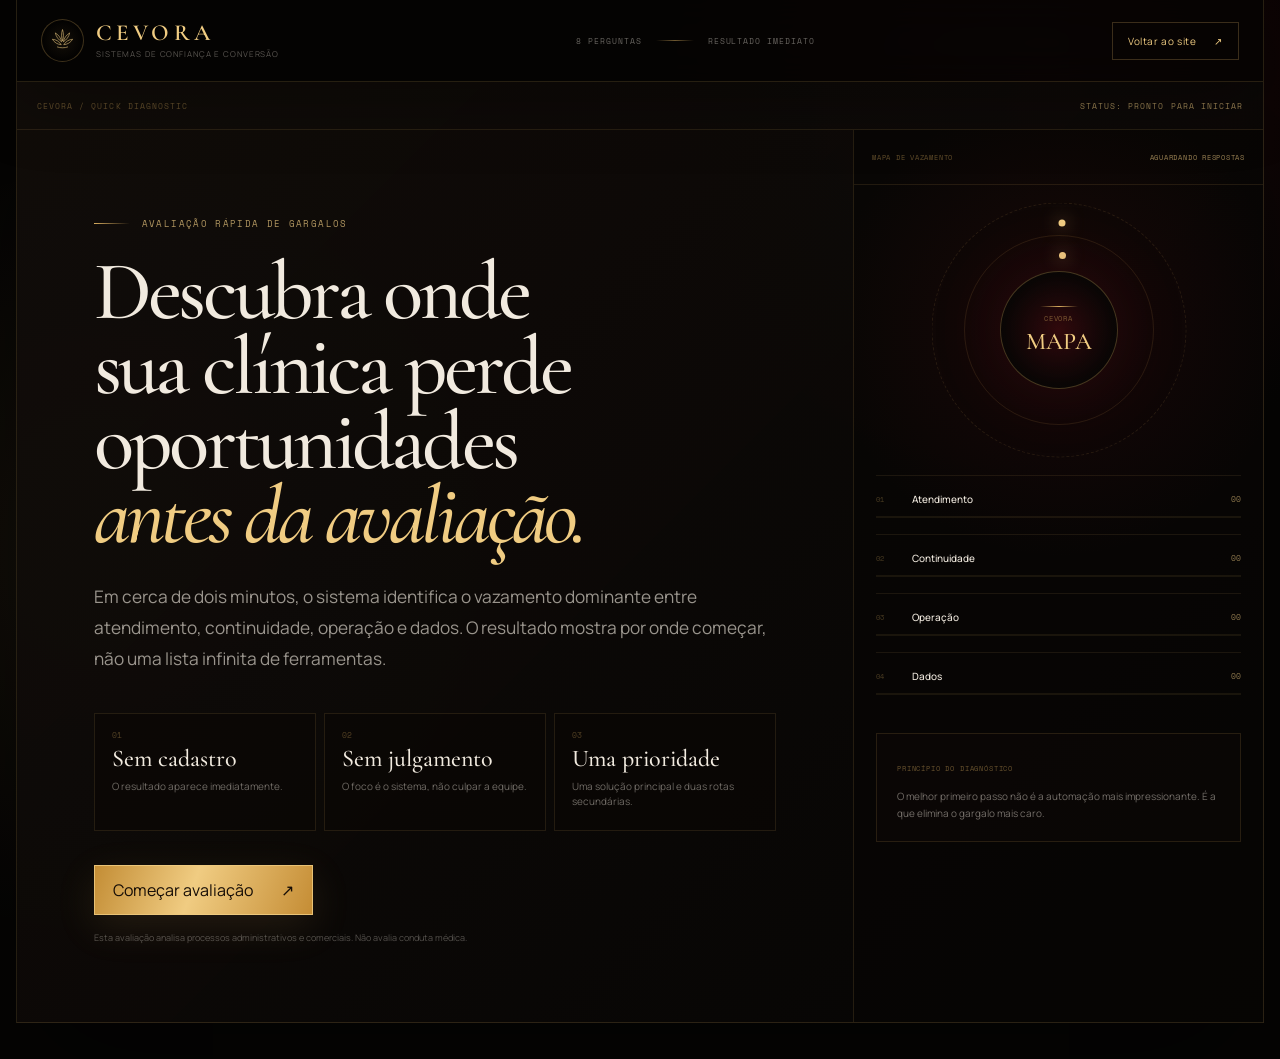
<file: avaliacao.html>
<!doctype html>
<html lang="pt-BR">
<head>
  <meta charset="utf-8" />
  <meta name="viewport" content="width=device-width, initial-scale=1" />
  <meta name="theme-color" content="#050403" />
  <meta name="description" content="Avaliação rápida Cevora para identificar o principal gargalo entre interesse, atendimento e avaliação em clínicas de cirurgia plástica." />
  <title>Avaliação Rápida | Cevora</title>
  <link rel="preconnect" href="https://fonts.googleapis.com" />
  <link rel="preconnect" href="https://fonts.gstatic.com" crossorigin />
  <link href="https://fonts.googleapis.com/css2?family=Cormorant+Garamond:wght@400;500;600&family=Manrope:wght@400;500;600;700&family=Space+Mono:wght@400;700&display=swap" rel="stylesheet" />
  <link rel="icon" href="favicon.svg" type="image/svg+xml" />
  <link rel="stylesheet" href="styles-avaliacao.css?v=18.0" />
  <link rel="stylesheet" href="styles-avaliacao-v19.css?v=19.0" />
  <link rel="stylesheet" href="styles-avaliacao-v20.css?v=20.0" />
</head>
<body>
  <div class="assessment-noise" aria-hidden="true"></div>
  <div class="assessment-grid" aria-hidden="true"></div>
  <div class="assessment-glow assessment-glow--gold" aria-hidden="true"></div>
  <div class="assessment-glow assessment-glow--red" aria-hidden="true"></div>

  <header class="assessment-header">
    <a class="assessment-brand" href="index.html" aria-label="Cevora, voltar ao site principal">
      <span class="assessment-brand__mark" aria-hidden="true">
        <svg viewBox="0 0 64 64">
          <path d="M32 6c3 9 3 18 0 27C29 24 29 15 32 6Z" />
          <path d="M15 14c8 5 13 12 15 21-8-5-13-12-15-21Z" />
          <path d="M49 14c-8 5-13 12-15 21 8-5 13-12 15-21Z" />
          <path d="M8 29c9 1 16 5 21 13-9-1-16-5-21-13Z" />
          <path d="M56 29c-9 1-16 5-21 13 9-1 16-5 21-13Z" />
          <path d="M19 47c7 3 19 3 26 0" fill="none" />
        </svg>
      </span>
      <span class="assessment-brand__type">
        <strong>CEVORA</strong>
        <small>Sistemas de confiança e conversão</small>
      </span>
    </a>

    <div class="assessment-header__meta">
      <span>8 perguntas</span>
      <i></i>
      <span>Resultado imediato</span>
    </div>

    <a class="assessment-header__return" href="index.html"><span>Voltar ao site</span><i aria-hidden="true">↗</i></a>
  </header>

  <main class="assessment-main">
    <section class="assessment-shell" aria-live="polite">
      <div class="assessment-shell__chrome">
        <span>CEVORA / QUICK DIAGNOSTIC</span>
        <b id="assessmentStatus">STATUS: PRONTO PARA INICIAR</b>
      </div>

      <div class="assessment-layout">
        <section class="assessment-stage" id="assessmentStage">
          <div class="assessment-intro" id="assessmentIntro">
            <span class="assessment-kicker"><i></i> Avaliação rápida de gargalos</span>
            <h1>Descubra onde sua clínica perde oportunidades <em>antes da avaliação.</em></h1>
            <p>Em cerca de dois minutos, o sistema identifica o vazamento dominante entre atendimento, continuidade, operação e dados. O resultado mostra por onde começar, não uma lista infinita de ferramentas.</p>

            <div class="assessment-intro__proof">
              <article><small>01</small><strong>Sem cadastro</strong><span>O resultado aparece imediatamente.</span></article>
              <article><small>02</small><strong>Sem julgamento</strong><span>O foco é o sistema, não culpar a equipe.</span></article>
              <article><small>03</small><strong>Uma prioridade</strong><span>Uma solução principal e duas rotas secundárias.</span></article>
            </div>

            <button class="assessment-button assessment-button--primary" id="startAssessment" type="button">
              <span>Começar avaliação</span><i aria-hidden="true">↗</i>
            </button>
            <small class="assessment-intro__note">Esta avaliação analisa processos administrativos e comerciais. Não avalia conduta médica.</small>
          </div>

          <div class="assessment-question" id="assessmentQuestion" hidden>
            <div class="assessment-progress" aria-label="Progresso da avaliação">
              <div class="assessment-progress__copy">
                <span id="questionCounter">Pergunta 1 de 8</span>
                <b id="progressPercent">12%</b>
              </div>
              <div class="assessment-progress__track"><span id="progressBar"></span></div>
            </div>

            <div class="assessment-question__header">
              <span class="assessment-question__eyebrow" id="questionEyebrow">Primeiro sinal</span>
              <h2 id="questionTitle"></h2>
              <p id="questionHelp"></p>
            </div>

            <div class="assessment-options" id="assessmentOptions" role="group" aria-labelledby="questionTitle"></div>

            <div class="assessment-question__footer">
              <button class="assessment-button assessment-button--ghost" id="backQuestion" type="button"><i aria-hidden="true">←</i><span>Voltar</span></button>
              <span id="selectionHint">Escolha uma resposta para continuar.</span>
              <button class="assessment-button assessment-button--primary" id="nextQuestion" type="button" disabled><span>Continuar</span><i aria-hidden="true">↗</i></button>
            </div>
          </div>

          <div class="assessment-result" id="assessmentResult" hidden>
            <span class="assessment-kicker"><i></i> Diagnóstico concluído</span>
            <div class="assessment-result__label">Seu principal gargalo é</div>
            <h1 id="resultTitle"></h1>
            <p class="assessment-result__lead" id="resultDescription"></p>

            <div class="assessment-result__insight">
              <span>Leitura Cevora</span>
              <strong id="resultInsight"></strong>
            </div>

            <div class="assessment-result__secondary">
              <small>Vazamento secundário</small>
              <strong id="secondaryTitle"></strong>
              <p id="secondaryDescription"></p>
            </div>

            <div class="assessment-recommendations">
              <div class="assessment-recommendations__header">
                <span>Prescrição tecnológica do diagnóstico</span>
                <b>COMECE POR UMA</b>
              </div>
              <div class="assessment-recommendations__grid" id="recommendationGrid"></div>
            </div>

            <div class="assessment-result__actions">
              <a class="assessment-button assessment-button--primary assessment-button--large" id="resultCta" href="solucoes.html"><span>Conhecer a solução principal</span><i aria-hidden="true">↗</i></a>
              <button class="assessment-button assessment-button--ghost" id="restartAssessment" type="button"><span>Refazer avaliação</span><i aria-hidden="true">↻</i></button>
            </div>
          </div>
        </section>

        <aside class="diagnostic-map" aria-label="Mapa de gargalos da avaliação">
          <div class="diagnostic-map__head">
            <span>MAPA DE VAZAMENTO</span>
            <b id="mapState">AGUARDANDO RESPOSTAS</b>
          </div>

          <div class="diagnostic-map__visual" aria-hidden="true">
            <div class="diagnostic-map__orbit diagnostic-map__orbit--one"></div>
            <div class="diagnostic-map__orbit diagnostic-map__orbit--two"></div>
            <div class="diagnostic-map__core"><span>CEVORA</span><strong id="mapCore">MAPA</strong></div>
          </div>

          <div class="diagnostic-map__bars" id="diagnosticBars">
            <article data-map-key="atendimento"><div><span>01</span><strong>Atendimento</strong><b id="score-atendimento">0</b></div><i><em id="bar-atendimento"></em></i></article>
            <article data-map-key="continuidade"><div><span>02</span><strong>Continuidade</strong><b id="score-continuidade">0</b></div><i><em id="bar-continuidade"></em></i></article>
            <article data-map-key="operacao"><div><span>03</span><strong>Operação</strong><b id="score-operacao">0</b></div><i><em id="bar-operacao"></em></i></article>
            <article data-map-key="dados"><div><span>04</span><strong>Dados</strong><b id="score-dados">0</b></div><i><em id="bar-dados"></em></i></article>
          </div>

          <div class="diagnostic-map__footer">
            <span>Princípio do diagnóstico</span>
            <p>O melhor primeiro passo não é a automação mais impressionante. É a que elimina o gargalo mais caro.</p>
          </div>
        </aside>
      </div>
    </section>
  </main>

  <script src="avaliacao.js?v=18.0"></script>
  <script src="avaliacao-v19.js?v=19.0"></script>
  <script src="avaliacao-v20.js?v=20.0"></script>
</body>
</html>
</file>
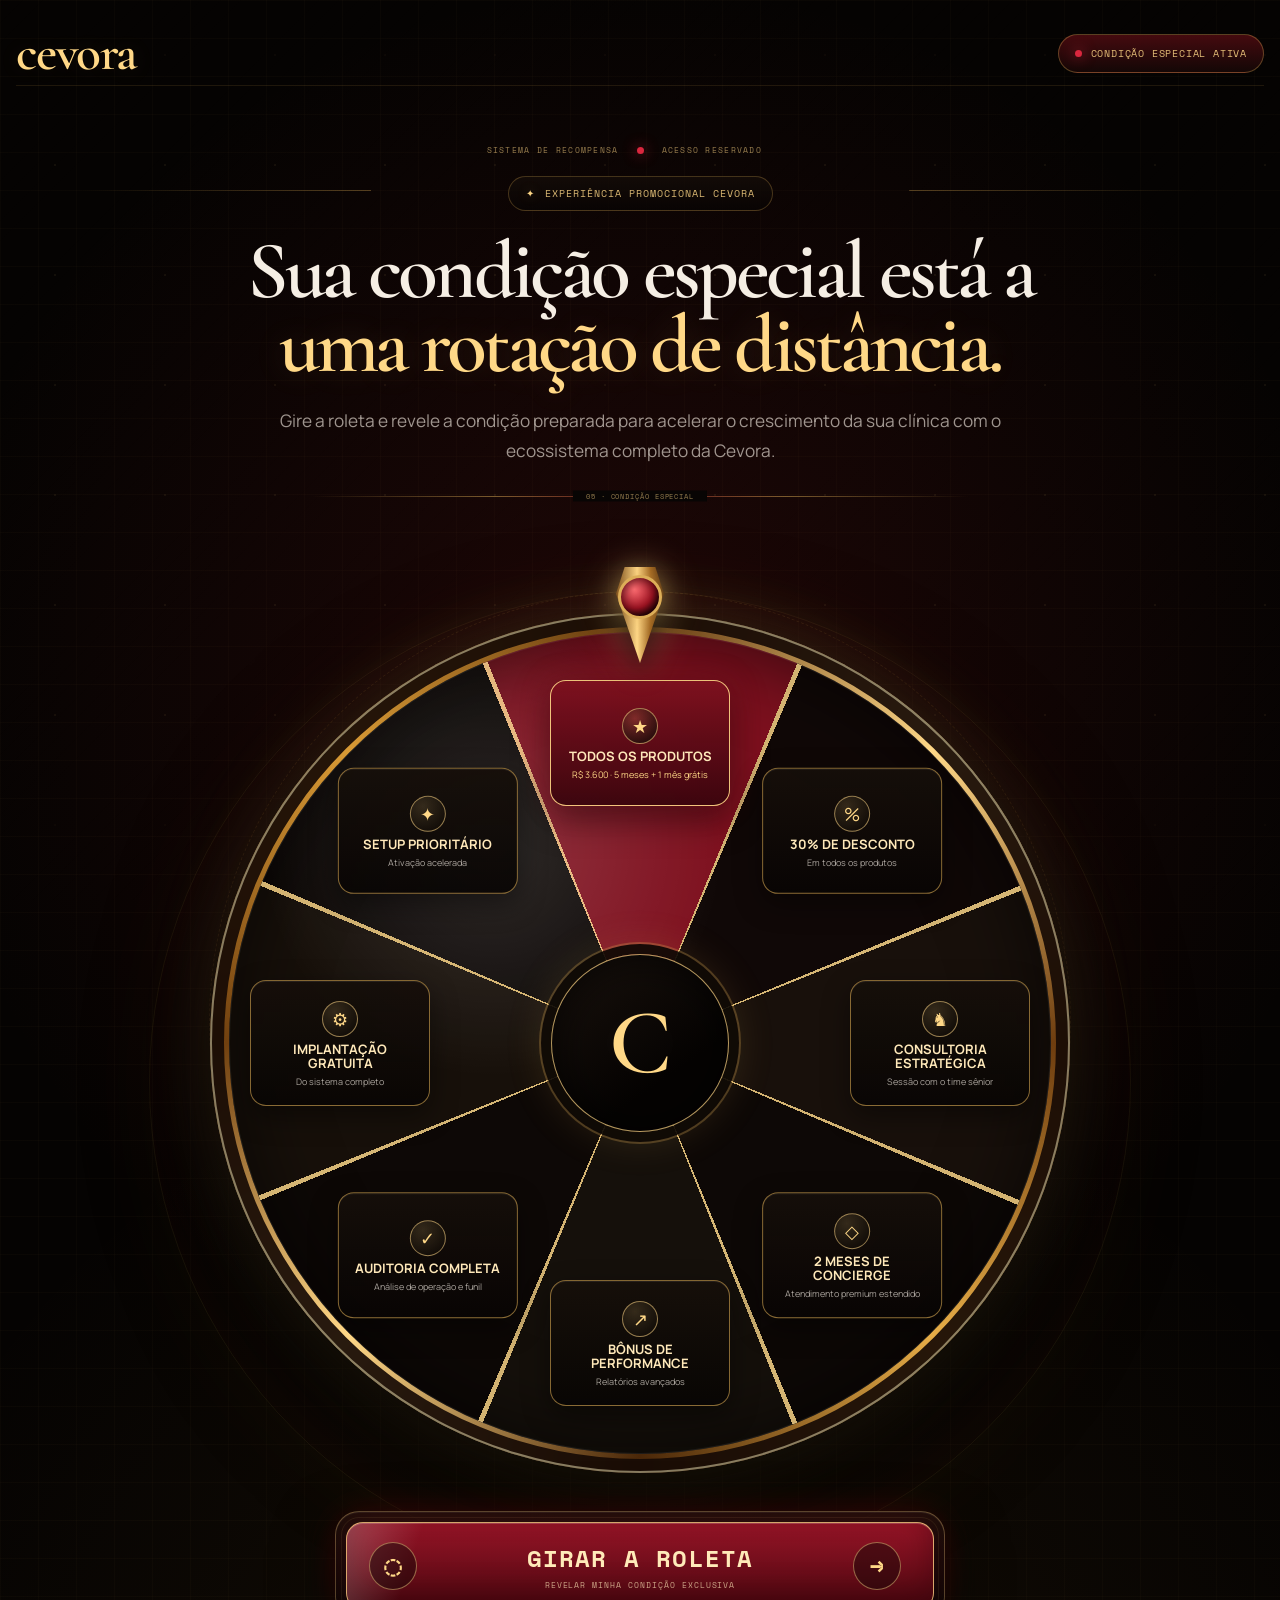
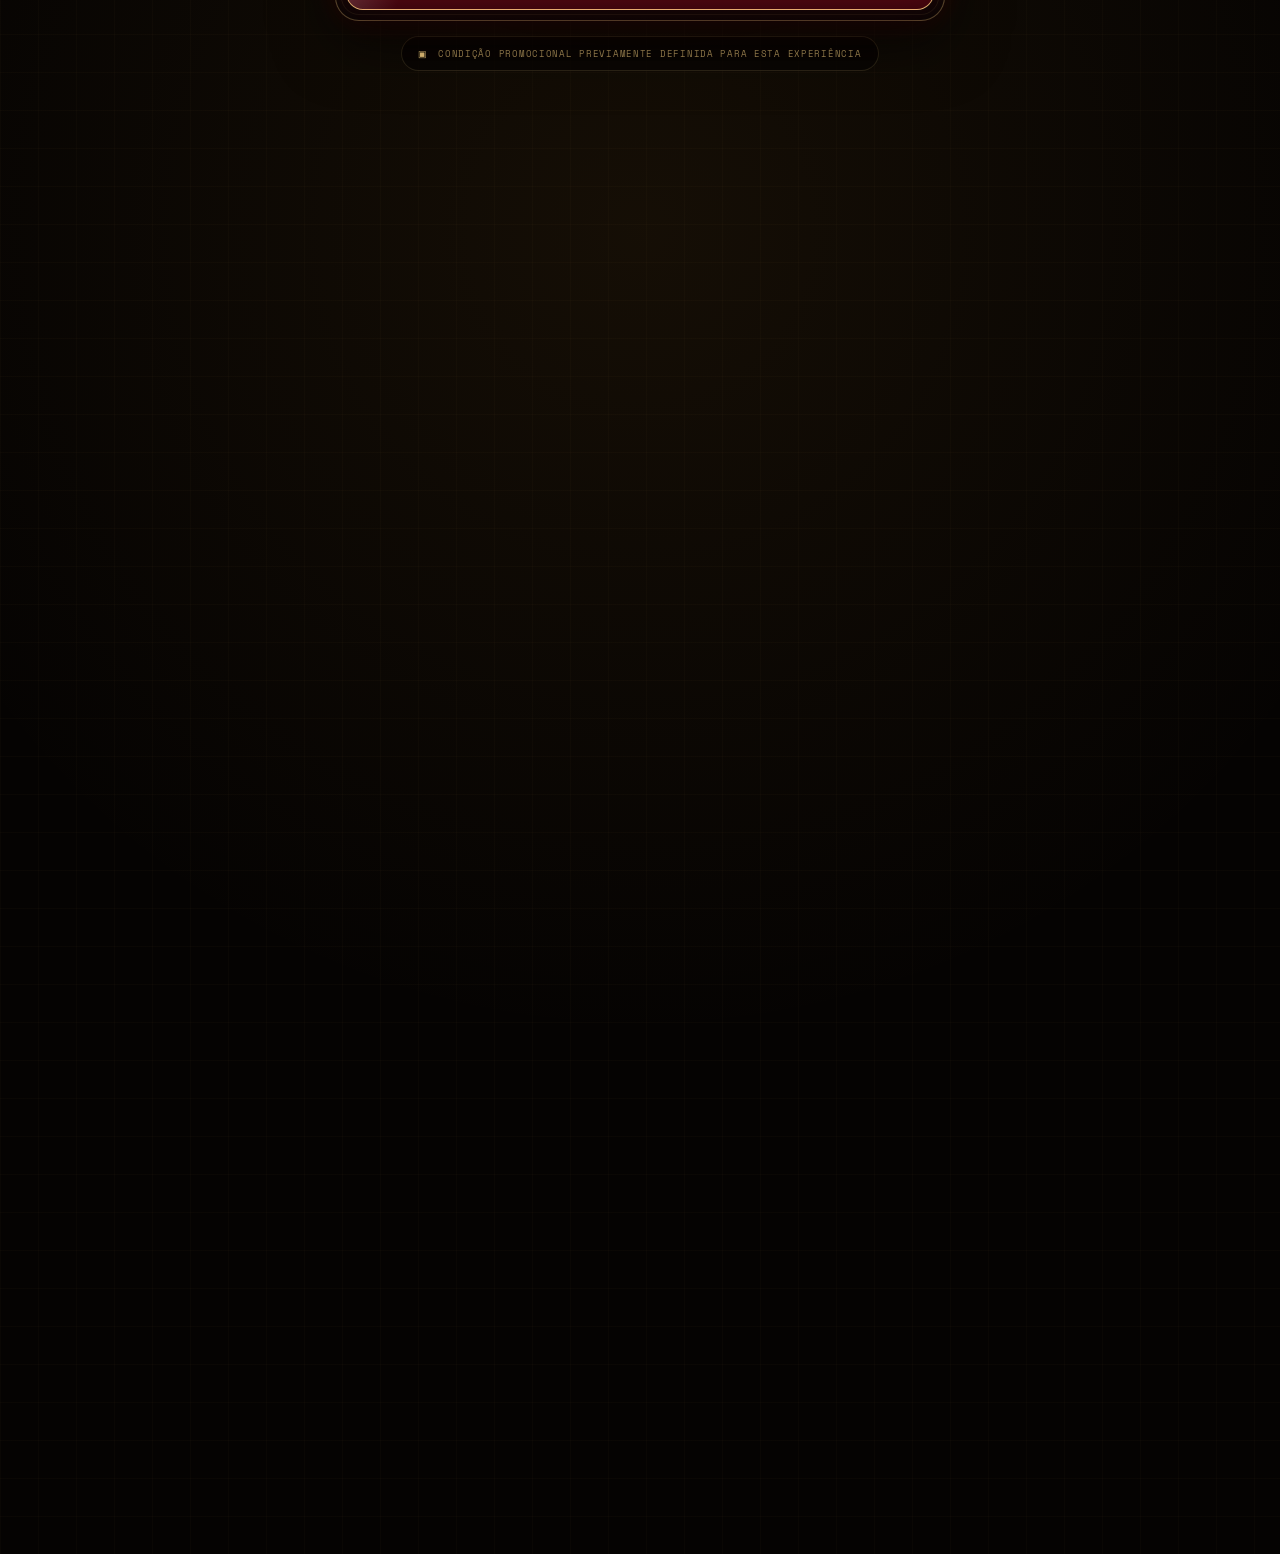
<file: oferta-gratis.html>
<!doctype html>
<html lang="pt-BR">
<head>
  <meta charset="utf-8" />
  <meta name="viewport" content="width=device-width,initial-scale=1" />
  <meta name="theme-color" content="#050302" />
  <meta name="description" content="Condição promocional especial Cevora." />
  <title>Roleta Especial | Cevora</title>
  <link rel="preconnect" href="https://fonts.googleapis.com" />
  <link rel="preconnect" href="https://fonts.gstatic.com" crossorigin />
  <link href="https://fonts.googleapis.com/css2?family=Cormorant+Garamond:wght@500;600;700&family=Manrope:wght@400;500;600;700&family=Space+Mono:wght@400;700&display=swap" rel="stylesheet" />
  <style>
    :root{--bg:#050302;--cream:#f5eee4;--muted:rgba(245,238,228,.62);--gold:#d9a64d;--gold-light:#ffd887;--red:#8f1322;--red-light:#d9273e;--red-dark:#36050b;--wa:#25d366;--wa-dark:#0b4724}
    *{box-sizing:border-box}html{background:var(--bg);scroll-behavior:smooth}
    body{min-height:100vh;margin:0;overflow-x:hidden;color:var(--cream);font-family:"Manrope",sans-serif;background:radial-gradient(circle at 50% 22%,rgba(151,29,30,.18),transparent 28%),radial-gradient(circle at 50% 58%,rgba(214,148,47,.08),transparent 42%),linear-gradient(rgba(223,174,85,.023) 1px,transparent 1px),linear-gradient(90deg,rgba(223,174,85,.023) 1px,transparent 1px),#050302;background-size:auto,auto,38px 38px,38px 38px,auto}
    body::before,body::after{content:"";position:fixed;inset:0;pointer-events:none}body::before{opacity:.34;background:repeating-linear-gradient(-45deg,transparent 0 13px,rgba(255,255,255,.008) 13px 14px)}body::after{opacity:.18;background-image:radial-gradient(circle,rgba(255,216,135,.34) 0 1px,transparent 1.4px);background-size:110px 110px;mask-image:linear-gradient(to bottom,transparent,#000 12%,#000 78%,transparent)}
    .page{position:relative;z-index:1;width:min(1440px,calc(100% - 32px));margin:auto;padding:22px 0 90px}.topbar{min-height:64px;display:flex;align-items:center;justify-content:space-between;gap:18px;border-bottom:1px solid rgba(223,174,85,.12)}
    .brand{color:var(--gold-light);text-decoration:none;font:600 clamp(34px,4vw,54px)/1 "Cormorant Garamond",serif;letter-spacing:-.03em;text-shadow:0 0 24px rgba(255,216,135,.12)}
    .status{display:inline-flex;align-items:center;gap:9px;padding:11px 16px;border:1px solid rgba(223,174,85,.34);border-radius:999px;color:rgba(255,216,135,.86);background:linear-gradient(180deg,rgba(78,12,17,.88),rgba(22,8,7,.9));font:10px "Space Mono",monospace;letter-spacing:.08em;text-transform:uppercase}.status::before{content:"";width:7px;height:7px;border-radius:50%;background:var(--red-light);box-shadow:0 0 14px rgba(217,39,62,.9);animation:pulse 2.2s ease-in-out infinite}
    .hero{position:relative;max-width:1120px;margin:auto;padding:58px 70px 42px;text-align:center}.hero::before,.hero::after{content:"";position:absolute;top:104px;width:26%;height:1px;background:linear-gradient(90deg,transparent,rgba(223,174,85,.34))}.hero::before{left:0}.hero::after{right:0;transform:scaleX(-1)}
    .hero__hud{width:min(740px,100%);margin:0 auto 20px;display:grid;grid-template-columns:1fr auto 1fr;align-items:center;gap:18px;color:rgba(255,216,135,.58);font:8px "Space Mono",monospace;letter-spacing:.16em;text-transform:uppercase}.hero__hud span:first-child{text-align:right}.hero__hud span:last-child{text-align:left}.hero__hud i{width:7px;height:7px;border-radius:50%;background:var(--red-light);box-shadow:0 0 14px rgba(217,39,62,.8)}
    .hero__kicker{display:inline-flex;align-items:center;gap:10px;padding:9px 17px;border:1px solid rgba(223,174,85,.28);border-radius:999px;color:rgba(255,216,135,.84);background:linear-gradient(180deg,rgba(20,12,8,.88),rgba(8,5,4,.8));font:10px "Space Mono",monospace;letter-spacing:.1em;text-transform:uppercase}.hero__kicker::before{content:"✦";color:var(--gold-light);text-shadow:0 0 12px rgba(255,216,135,.35)}
    .hero h1{max-width:940px;margin:24px auto 0;font:600 clamp(52px,6.4vw,98px)/.9 "Cormorant Garamond",serif;letter-spacing:-.045em}.hero h1 span{display:block;color:var(--gold-light);text-shadow:0 0 34px rgba(255,216,135,.14)}.hero p{max-width:730px;margin:24px auto 0;color:var(--muted);font-size:clamp(14px,1.35vw,18px);line-height:1.72}
    .hero__system-line{position:relative;width:min(660px,82%);height:1px;margin:30px auto 0;background:linear-gradient(90deg,transparent,rgba(223,174,85,.5) 28%,rgba(143,19,34,.62) 50%,rgba(223,174,85,.5) 72%,transparent)}.hero__system-line::after{content:"05 · CONDIÇÃO ESPECIAL";position:absolute;left:50%;top:50%;padding:0 13px;color:rgba(255,216,135,.56);background:#080504;transform:translate(-50%,-50%);font:7px "Space Mono",monospace;letter-spacing:.13em;white-space:nowrap}
    .wheel-stage{position:relative;min-height:940px;display:grid;place-items:start center;padding-top:74px;isolation:isolate}.wheel-stage::before,.wheel-stage::after{content:"";position:absolute;top:52px;left:50%;aspect-ratio:1;border-radius:50%;pointer-events:none;transform:translateX(-50%)}.wheel-stage::before{width:min(980px,92vw);border:1px solid rgba(223,174,85,.09);box-shadow:inset 0 0 110px rgba(143,19,34,.07),0 0 120px rgba(217,166,77,.04);animation:breath 5.5s ease-in-out infinite}.wheel-stage::after{width:min(860px,84vw);border:1px dashed rgba(223,174,85,.11);animation:rotateSlow 28s linear infinite}
    .pointer{position:absolute;z-index:30;top:28px;left:50%;width:64px;height:116px;transform:translateX(-50%);transform-origin:50% 18%;filter:drop-shadow(0 12px 12px rgba(0,0,0,.65)) drop-shadow(0 0 16px rgba(255,216,135,.38))}.pointer::before{content:"";position:absolute;inset:0 8px 20px;clip-path:polygon(50% 100%,0 28%,18% 0,82% 0,100% 28%);background:linear-gradient(90deg,#714315,#ffd887 44%,#9e641f 72%,#4c2b0d)}.pointer::after{content:"";position:absolute;top:8px;left:50%;width:38px;height:38px;border-radius:50%;transform:translateX(-50%);background:radial-gradient(circle at 35% 30%,#ff6d72,#9d1322 52%,#320308 75%);border:3px solid #dcae58;box-shadow:inset 0 0 12px rgba(0,0,0,.6),0 0 20px rgba(223,174,85,.45)}.pointer.is-ticking{animation:pointerTick .13s ease-in-out infinite alternate}
    .wheel-frame{position:relative;z-index:5;width:min(860px,88vw);aspect-ratio:1;display:grid;place-items:center;border-radius:50%;background:conic-gradient(from 0deg,#5f350d,#ffd887,#6e3d0f,#e7ad47,#4a2708,#ffd887,#71400f,#d89a35,#5f350d);box-shadow:inset 0 0 0 2px rgba(255,244,195,.48),inset 0 0 0 14px rgba(22,10,5,.92),0 35px 110px rgba(0,0,0,.72),0 0 65px rgba(223,174,85,.22)}
    .wheel{--radius:300px;position:relative;width:calc(100% - 38px);aspect-ratio:1;overflow:hidden;border-radius:50%;transform:rotate(0);will-change:transform;background:conic-gradient(from -22.5deg,#7e111f 0 45deg,#100807 45deg 90deg,#18100b 90deg 135deg,#0d0806 135deg 180deg,#15100b 180deg 225deg,#0d0806 225deg 270deg,#17100a 270deg 315deg,#0d0806 315deg 360deg);box-shadow:inset 0 0 0 1px rgba(255,255,255,.07),inset 0 0 80px rgba(0,0,0,.62)}.wheel::before{content:"";position:absolute;inset:0;border-radius:inherit;background:repeating-conic-gradient(from -22.5deg,rgba(255,216,135,.82) 0 .7deg,transparent .7deg 45deg),radial-gradient(circle at 32% 26%,rgba(255,255,255,.14),transparent 28%);mix-blend-mode:screen;pointer-events:none}.wheel.is-spinning{filter:saturate(1.08) brightness(1.03)}
    .segment-card{--angle:0deg;position:absolute;z-index:3;left:50%;top:50%;width:180px;height:126px;padding:12px 12px 10px;display:grid;grid-template-rows:36px auto auto;align-content:center;justify-items:center;gap:5px;border:1px solid rgba(223,174,85,.58);border-radius:16px;color:#ffe9ba;background:linear-gradient(180deg,rgba(22,15,10,.94),rgba(8,5,4,.9));box-shadow:inset 0 1px 0 rgba(255,255,255,.07),0 10px 28px rgba(0,0,0,.42);text-align:center;transform:translate(-50%,-50%) rotate(var(--angle)) translateY(calc(-1 * var(--radius))) rotate(calc(-1 * var(--angle)))}.segment-card--hero{border-color:rgba(255,216,135,.9);background:linear-gradient(180deg,rgba(126,17,31,.98),rgba(58,5,13,.96));box-shadow:0 0 30px rgba(143,19,34,.32),0 12px 34px rgba(0,0,0,.5)}.segment-card--hero.is-winning{animation:winnerPulse 1.5s cubic-bezier(.16,1,.3,1) both}.segment-card__icon{width:36px;height:36px;display:grid;place-items:center;border:1px solid rgba(255,216,135,.55);border-radius:50%;color:var(--gold-light);background:radial-gradient(circle at 35% 28%,rgba(255,216,135,.15),rgba(9,5,3,.88));font-size:18px}.segment-card strong{max-width:156px;font-size:13px;line-height:1.12;text-transform:uppercase}.segment-card small{max-width:150px;color:rgba(245,238,228,.68);font-size:9px;line-height:1.28}.segment-card--hero small{color:#ffd887}.segment-card:nth-child(1){--angle:0deg}.segment-card:nth-child(2){--angle:45deg}.segment-card:nth-child(3){--angle:90deg}.segment-card:nth-child(4){--angle:135deg}.segment-card:nth-child(5){--angle:180deg}.segment-card:nth-child(6){--angle:225deg}.segment-card:nth-child(7){--angle:270deg}.segment-card:nth-child(8){--angle:315deg}
    .wheel-center{position:absolute;z-index:12;width:178px;aspect-ratio:1;display:grid;place-items:center;border-radius:50%;border:1px solid rgba(255,216,135,.7);background:linear-gradient(145deg,#1a120d,#050302 68%);box-shadow:inset 0 0 44px rgba(0,0,0,.72),0 0 0 10px rgba(9,5,3,.9),0 0 0 12px rgba(223,174,85,.28),0 0 46px rgba(223,174,85,.22)}.wheel-center::before{content:"C";color:var(--gold-light);font:600 92px/1 "Cormorant Garamond",serif}
    .spin-wrap{position:relative;z-index:8;margin-top:32px;display:grid;justify-items:center;gap:15px}.spin-console{position:relative;width:min(610px,92vw);padding:10px;border:1px solid rgba(255,216,135,.34);border-radius:24px;background:linear-gradient(180deg,rgba(31,16,11,.82),rgba(8,5,4,.94));box-shadow:inset 0 1px 0 rgba(255,255,255,.06),0 22px 60px rgba(0,0,0,.54),0 0 42px rgba(143,19,34,.18)}.spin-console::before{content:"";position:absolute;inset:5px;border:1px solid rgba(255,216,135,.09);border-radius:18px;pointer-events:none}
    .spin-button{position:relative;width:100%;min-height:88px;padding:0 22px;display:grid;grid-template-columns:58px 1fr 58px;align-items:center;gap:16px;overflow:hidden;border:1px solid rgba(255,216,135,.76);border-radius:17px;color:#ffeab9;background:linear-gradient(180deg,#951426,#4d0710);box-shadow:inset 0 1px 0 rgba(255,255,255,.18),inset 0 -14px 30px rgba(39,0,6,.44),0 14px 32px rgba(0,0,0,.44),0 0 36px rgba(143,19,34,.32);cursor:pointer;font-family:"Space Mono",monospace;font-weight:700;letter-spacing:.09em;text-transform:uppercase;transition:transform .25s ease,filter .25s ease,box-shadow .25s ease}.spin-button::before{content:"";position:absolute;top:-120%;left:-24%;width:34%;height:340%;background:linear-gradient(90deg,transparent,rgba(255,255,255,.28),transparent);transform:rotate(18deg);animation:sweep 5s ease-in-out infinite}.spin-button:hover{transform:translateY(-3px) scale(1.008);filter:brightness(1.08)}.spin-button:disabled{cursor:default;filter:none}.spin-button.is-complete{background:linear-gradient(180deg,#6e4218,#2c1608);box-shadow:inset 0 1px 0 rgba(255,255,255,.14),0 14px 34px rgba(0,0,0,.46),0 0 30px rgba(217,166,77,.22)}
    .spin-button__icon,.spin-button__arrow{position:relative;z-index:1;width:48px;height:48px;display:grid;place-items:center;border:1px solid rgba(255,216,135,.46);border-radius:50%;background:rgba(27,8,8,.52);color:var(--gold-light);font-size:22px}.spin-button__copy{position:relative;z-index:1;display:grid;gap:3px;text-align:center}.spin-button__copy strong{font-size:clamp(16px,2vw,24px)}.spin-button__copy small{color:rgba(255,232,185,.7);font:8px "Space Mono",monospace;letter-spacing:.12em}.spin-note{display:inline-flex;align-items:center;gap:10px;padding:10px 16px;border:1px solid rgba(255,216,135,.14);border-radius:999px;color:rgba(255,216,135,.68);background:rgba(8,5,4,.68);font:9px "Space Mono",monospace;letter-spacing:.08em;text-transform:uppercase}.spin-note::before{content:"▣";color:var(--gold-light)}
    .prize-reveal{position:relative;width:min(1120px,calc(100% - 10px));margin:72px auto 0;padding:14px;opacity:0;visibility:hidden;transform:translateY(48px) scale(.97);transition:opacity .7s ease,transform .8s cubic-bezier(.16,1,.3,1),visibility 0s linear .8s}.prize-reveal.is-visible{opacity:1;visibility:visible;transform:none;transition-delay:0s}.prize-reveal::before{content:"";position:absolute;inset:0;border:1px solid rgba(255,216,135,.34);border-radius:28px;background:linear-gradient(145deg,rgba(28,17,11,.78),rgba(7,4,3,.96));box-shadow:inset 0 1px 0 rgba(255,255,255,.05),0 34px 90px rgba(0,0,0,.58),0 0 62px rgba(143,19,34,.15);backdrop-filter:blur(20px)}
    .prize-reveal__inner{position:relative;z-index:1;min-height:280px;padding:42px;display:grid;grid-template-columns:230px minmax(0,1fr);align-items:center;gap:42px;border:1px solid rgba(255,216,135,.11);border-radius:20px;background:linear-gradient(90deg,rgba(255,216,135,.018),transparent 28%,rgba(143,19,34,.035));overflow:hidden}.prize-reveal__inner::before,.prize-reveal__inner::after{content:"✦";position:absolute;color:rgba(255,216,135,.48);font-size:10px}.prize-reveal__inner::before{top:13px;left:15px}.prize-reveal__inner::after{right:15px;bottom:13px}
    .prize-medallion{position:relative;width:190px;aspect-ratio:1;margin:auto;display:grid;place-items:center;border-radius:50%;background:conic-gradient(from 0deg,#5c330d,#ffd887,#6e3c0d,#d99b36,#4d2908,#ffd887,#5c330d);box-shadow:0 0 0 7px rgba(8,4,3,.95),0 0 0 8px rgba(255,216,135,.32),0 0 45px rgba(143,19,34,.32)}.prize-reveal.is-visible .prize-medallion{animation:medallionReveal 1.1s .18s cubic-bezier(.16,1,.3,1) both}.prize-medallion::before{content:"★";width:154px;aspect-ratio:1;display:grid;place-items:center;border-radius:50%;color:var(--gold-light);background:radial-gradient(circle at 36% 28%,rgba(255,216,135,.2),transparent 30%),linear-gradient(145deg,#9b1426,#3b050c 72%);box-shadow:inset 0 1px 0 rgba(255,255,255,.1),inset 0 0 38px rgba(0,0,0,.5);font-size:72px;text-shadow:0 0 24px rgba(255,216,135,.36)}
    .prize-copy__eyebrow{display:block;color:rgba(255,216,135,.72);font:9px "Space Mono",monospace;letter-spacing:.16em;text-transform:uppercase}.prize-copy h2{margin:10px 0 0;font:600 clamp(38px,5vw,66px)/.95 "Cormorant Garamond",serif;letter-spacing:-.035em}.prize-price{margin-top:16px;display:flex;align-items:baseline;gap:10px;color:var(--gold-light)}.prize-price small{font:600 20px "Cormorant Garamond",serif}.prize-price strong{font:600 clamp(52px,7vw,86px)/.85 "Cormorant Garamond",serif;letter-spacing:-.04em}.prize-term{display:inline-flex;margin-top:18px;padding:11px 17px;border:1px solid rgba(255,216,135,.28);border-radius:999px;color:#ffe6ad;background:linear-gradient(180deg,rgba(93,12,22,.68),rgba(35,5,9,.78));font:700 11px "Space Mono",monospace;letter-spacing:.08em;text-transform:uppercase}
    .offer-breakdown{position:relative;z-index:1;margin:14px 12px 0;padding:26px;border:1px solid rgba(255,216,135,.2);border-radius:22px;background:linear-gradient(180deg,rgba(24,14,9,.9),rgba(8,5,4,.94));box-shadow:inset 0 1px 0 rgba(255,255,255,.05),0 20px 52px rgba(0,0,0,.34);overflow:hidden}.offer-breakdown::before{content:"";position:absolute;inset:0;pointer-events:none;background:linear-gradient(115deg,transparent 0 42%,rgba(255,216,135,.045) 50%,transparent 58%);transform:translateX(-120%)}.prize-reveal.is-visible .offer-breakdown::before{animation:offerSweep 1.4s .55s ease-out both}
    .offer-breakdown__heading{display:flex;align-items:end;justify-content:space-between;gap:24px;padding-bottom:18px;border-bottom:1px solid rgba(255,216,135,.12)}.offer-breakdown__heading small{display:block;color:rgba(255,216,135,.64);font:8px "Space Mono",monospace;letter-spacing:.15em;text-transform:uppercase}.offer-breakdown__heading h3{margin:7px 0 0;font:600 clamp(29px,4vw,46px)/1 "Cormorant Garamond",serif;letter-spacing:-.025em}.offer-breakdown__badge{flex:0 0 auto;padding:9px 13px;border:1px solid rgba(255,216,135,.24);border-radius:999px;color:var(--gold-light);background:rgba(78,12,17,.46);font:700 8px "Space Mono",monospace;letter-spacing:.1em;text-transform:uppercase}
    .offer-products{margin-top:18px;display:grid;gap:10px}.offer-product{position:relative;display:grid;grid-template-columns:1fr auto;align-items:center;gap:18px;padding:15px 16px;border:1px solid rgba(255,216,135,.1);border-radius:15px;background:rgba(255,255,255,.018);opacity:0;transform:translateY(14px)}.prize-reveal.is-visible .offer-product{animation:offerItemReveal .52s cubic-bezier(.16,1,.3,1) both}.prize-reveal.is-visible .offer-product:nth-child(2){animation-delay:.08s}.prize-reveal.is-visible .offer-product:nth-child(3){animation-delay:.16s}.prize-reveal.is-visible .offer-product:nth-child(4){animation-delay:.24s}.prize-reveal.is-visible .offer-product:nth-child(5){animation-delay:.32s}.offer-product__name{display:grid;gap:4px;min-width:0}.offer-product__name strong{color:#fff1d0;font-size:14px;line-height:1.2}.offer-product__name small{color:rgba(245,238,228,.48);font-size:9px;line-height:1.45}.offer-product__price{position:relative;color:rgba(255,216,135,.72);font:700 15px "Space Mono",monospace;white-space:nowrap;text-decoration-line:line-through;text-decoration-thickness:2px;text-decoration-color:rgba(217,39,62,.95)}
    .offer-summary{margin-top:20px;display:grid;grid-template-columns:1fr 1.3fr 1fr;gap:12px}.offer-summary__card{min-height:122px;padding:18px;display:grid;align-content:center;gap:7px;border:1px solid rgba(255,216,135,.14);border-radius:17px;text-align:center;background:linear-gradient(180deg,rgba(255,216,135,.025),rgba(0,0,0,.1))}.offer-summary__card small{color:rgba(245,238,228,.5);font:8px "Space Mono",monospace;letter-spacing:.12em;text-transform:uppercase}.offer-summary__card strong{color:var(--gold-light);font:600 clamp(28px,4vw,44px)/1 "Cormorant Garamond",serif}.offer-summary__card--original strong{color:rgba(255,216,135,.64);text-decoration-line:line-through;text-decoration-thickness:3px;text-decoration-color:rgba(217,39,62,.95)}.offer-summary__card--final{border-color:rgba(255,216,135,.38);background:radial-gradient(circle at 50% 0,rgba(255,216,135,.1),transparent 55%),linear-gradient(180deg,rgba(126,17,31,.66),rgba(43,5,10,.82));box-shadow:inset 0 1px 0 rgba(255,255,255,.08),0 0 35px rgba(143,19,34,.19)}.offer-summary__card--final strong{font-size:clamp(38px,5vw,58px)}.offer-summary__card--saving strong{color:#fff0c4}
    .discount-strip{margin-top:13px;padding:13px 16px;display:flex;align-items:center;justify-content:center;gap:12px;border:1px solid rgba(255,216,135,.16);border-radius:999px;color:rgba(245,238,228,.7);background:rgba(8,5,4,.72);font-size:12px;text-align:center}.discount-strip strong{color:var(--gold-light);font:700 12px "Space Mono",monospace;letter-spacing:.06em;text-transform:uppercase}
    .claim-panel{position:relative;z-index:1;margin:14px 12px 0;padding:18px;display:grid;grid-template-columns:1fr auto;align-items:center;gap:18px;border:1px solid rgba(255,216,135,.18);border-radius:20px;background:linear-gradient(180deg,rgba(22,12,8,.86),rgba(8,5,4,.92));box-shadow:inset 0 1px 0 rgba(255,255,255,.04)}.claim-copy{display:grid;gap:4px}.claim-copy small{color:rgba(255,216,135,.6);font:8px "Space Mono",monospace;letter-spacing:.14em;text-transform:uppercase}.claim-code{color:var(--gold-light);font:700 clamp(18px,2.4vw,28px) "Space Mono",monospace;letter-spacing:.16em}.claim-action{min-height:58px;padding:0 22px;border:1px solid rgba(255,216,135,.58);border-radius:14px;color:#ffeab9;background:linear-gradient(180deg,#8f1322,#4a0710);box-shadow:inset 0 1px 0 rgba(255,255,255,.14),0 12px 28px rgba(0,0,0,.34);cursor:pointer;font:700 10px "Space Mono",monospace;letter-spacing:.1em;text-transform:uppercase;transition:.25s ease}.claim-action:hover{transform:translateY(-2px);filter:brightness(1.08)}.claim-action.is-copied{background:linear-gradient(180deg,#6e4218,#2c1608);color:var(--gold-light)}
    .whatsapp-action{position:relative;grid-column:1/-1;min-height:76px;padding:11px 16px;display:grid;grid-template-columns:52px 1fr 44px;align-items:center;gap:15px;overflow:hidden;border:1px solid rgba(81,239,146,.5);border-radius:16px;color:#f4fff8;text-decoration:none;background:radial-gradient(circle at 18% 0,rgba(37,211,102,.2),transparent 42%),linear-gradient(180deg,rgba(14,84,43,.92),rgba(7,50,26,.96));box-shadow:inset 0 1px 0 rgba(255,255,255,.12),0 16px 38px rgba(0,0,0,.38),0 0 32px rgba(37,211,102,.13);transition:transform .25s ease,filter .25s ease,box-shadow .25s ease}.whatsapp-action::before{content:"";position:absolute;inset:0;background:linear-gradient(110deg,transparent 0 42%,rgba(255,255,255,.12) 50%,transparent 58%);transform:translateX(-120%);transition:transform .65s ease}.whatsapp-action:hover{transform:translateY(-3px);filter:brightness(1.08);box-shadow:inset 0 1px 0 rgba(255,255,255,.15),0 20px 44px rgba(0,0,0,.44),0 0 40px rgba(37,211,102,.2)}.whatsapp-action:hover::before{transform:translateX(120%)}.whatsapp-action__icon{position:relative;z-index:1;width:48px;height:48px;display:grid;place-items:center;border:1px solid rgba(180,255,210,.42);border-radius:50%;background:rgba(2,36,17,.52);color:#8fffb7;font-size:24px;box-shadow:inset 0 1px 0 rgba(255,255,255,.08)}.whatsapp-action__copy{position:relative;z-index:1;display:grid;gap:4px}.whatsapp-action__copy strong{font-size:15px;letter-spacing:.02em}.whatsapp-action__copy small{color:rgba(226,255,237,.68);font:8px "Space Mono",monospace;letter-spacing:.08em;text-transform:uppercase}.whatsapp-action__arrow{position:relative;z-index:1;width:38px;height:38px;display:grid;place-items:center;border:1px solid rgba(180,255,210,.34);border-radius:50%;color:#a9ffc6;background:rgba(2,36,17,.42);font-size:17px}.claim-note{grid-column:1/-1;margin:0;color:rgba(245,238,228,.48);font-size:10px;line-height:1.5}
    @keyframes pulse{0%,100%{opacity:.55;transform:scale(.84)}50%{opacity:1;transform:scale(1.14)}}@keyframes breath{0%,100%{opacity:.56;transform:translateX(-50%) scale(.97)}50%{opacity:1;transform:translateX(-50%) scale(1.015)}}@keyframes rotateSlow{to{transform:translateX(-50%) rotate(360deg)}}@keyframes sweep{0%,60%{transform:translateX(-260%) rotate(18deg);opacity:0}70%{opacity:1}90%,100%{transform:translateX(470%) rotate(18deg);opacity:0}}@keyframes pointerTick{from{transform:translateX(-50%) rotate(-4deg)}to{transform:translateX(-50%) rotate(5deg)}}@keyframes winnerPulse{0%{filter:brightness(1)}45%{filter:brightness(1.42);box-shadow:0 0 58px rgba(255,216,135,.62),0 0 84px rgba(143,19,34,.48)}100%{filter:brightness(1.08)}}@keyframes medallionReveal{from{opacity:0;transform:rotate(-22deg) scale(.72)}to{opacity:1;transform:none}}@keyframes offerItemReveal{from{opacity:0;transform:translateY(14px)}to{opacity:1;transform:none}}@keyframes offerSweep{from{transform:translateX(-120%)}to{transform:translateX(120%)}}
    @media(max-width:900px){.hero{padding-inline:30px}.hero::before,.hero::after{width:17%}.wheel-stage{min-height:800px}.wheel{--radius:238px}.segment-card{width:146px;height:108px}.segment-card strong{font-size:10px}.segment-card small{font-size:8px}.wheel-center{width:146px}.wheel-center::before{font-size:74px}.prize-reveal__inner{grid-template-columns:180px 1fr}.prize-medallion{width:160px}.offer-summary{grid-template-columns:1fr 1fr}.offer-summary__card--final{grid-column:1/-1;grid-row:1}}
    @media(max-width:640px){.page{width:min(100% - 18px,1440px);padding-top:12px}.status{display:none}.hero{padding:32px 8px 20px}.hero::before,.hero::after,.hero__hud{display:none}.hero h1{font-size:clamp(42px,14vw,66px)}.wheel-stage{min-height:500px;padding-top:46px}.pointer{top:10px;transform:translateX(-50%) scale(.7)}.pointer.is-ticking{animation:none}.wheel{--radius:124px}.segment-card{width:88px;height:72px;padding:5px 4px;border-radius:9px;grid-template-rows:22px auto}.segment-card__icon{width:22px;height:22px;font-size:11px}.segment-card strong{font-size:6.8px}.segment-card small{display:none}.wheel-center{width:88px}.wheel-center::before{font-size:46px}.spin-console{width:min(100%,430px);padding:7px}.spin-button{min-height:74px;grid-template-columns:44px 1fr 44px;padding:0 12px}.spin-button__icon,.spin-button__arrow{width:38px;height:38px;font-size:17px}.spin-button__copy strong{font-size:14px}.spin-note{font-size:7px;padding:9px 11px}.prize-reveal{margin-top:48px;padding:9px}.prize-reveal__inner{padding:28px 18px;grid-template-columns:1fr;text-align:center}.prize-medallion{width:145px}.prize-copy h2{font-size:44px}.prize-price{justify-content:center}.offer-breakdown{margin-inline:4px;padding:18px 12px}.offer-breakdown__heading{align-items:flex-start;flex-direction:column;gap:12px}.offer-product{grid-template-columns:1fr;gap:8px;text-align:left}.offer-product__price{justify-self:start}.offer-summary{grid-template-columns:1fr}.offer-summary__card--final{grid-column:auto;grid-row:auto}.discount-strip{border-radius:16px;flex-direction:column;gap:5px}.claim-panel{grid-template-columns:1fr;text-align:center}.claim-action{width:100%}.whatsapp-action{grid-template-columns:44px 1fr 36px;text-align:left;padding:10px 11px;gap:10px}.whatsapp-action__icon{width:40px;height:40px;font-size:20px}.whatsapp-action__arrow{width:32px;height:32px}.whatsapp-action__copy strong{font-size:13px}.whatsapp-action__copy small{font-size:6.5px;line-height:1.45}}
    @media(prefers-reduced-motion:reduce){*,*::before,*::after{animation-duration:.01ms!important;animation-iteration-count:1!important;scroll-behavior:auto!important}.wheel{transition-duration:.28s!important}}
  </style>
</head>
<body>
  <div class="page">
    <header class="topbar"><a class="brand" href="index.html">cevora</a><span class="status" id="pageStatus">Condição especial ativa</span></header>
    <main>
      <section class="hero" aria-labelledby="rouletteTitle">
        <div class="hero__hud" aria-hidden="true"><span>Sistema de recompensa</span><i></i><span>Acesso reservado</span></div>
        <span class="hero__kicker">Experiência promocional Cevora</span>
        <h1 id="rouletteTitle">Sua condição especial está a <span>uma rotação de distância.</span></h1>
        <p>Gire a roleta e revele a condição preparada para acelerar o crescimento da sua clínica com o ecossistema completo da Cevora.</p>
        <div class="hero__system-line" aria-hidden="true"></div>
      </section>
      <section class="wheel-stage" aria-label="Roleta promocional Cevora">
        <div class="pointer" id="roulettePointer" aria-hidden="true"></div>
        <div class="wheel-frame"><div class="wheel" id="rouletteWheel">
          <article class="segment-card segment-card--hero"><span class="segment-card__icon">★</span><strong>Todos os produtos</strong><small>R$ 3.600 · 5 meses + 1 mês grátis</small></article>
          <article class="segment-card"><span class="segment-card__icon">%</span><strong>30% de desconto</strong><small>Em todos os produtos</small></article>
          <article class="segment-card"><span class="segment-card__icon">♞</span><strong>Consultoria estratégica</strong><small>Sessão com o time sênior</small></article>
          <article class="segment-card"><span class="segment-card__icon">◇</span><strong>2 meses de Concierge</strong><small>Atendimento premium estendido</small></article>
          <article class="segment-card"><span class="segment-card__icon">↗</span><strong>Bônus de performance</strong><small>Relatórios avançados</small></article>
          <article class="segment-card"><span class="segment-card__icon">✓</span><strong>Auditoria completa</strong><small>Análise de operação e funil</small></article>
          <article class="segment-card"><span class="segment-card__icon">⚙</span><strong>Implantação gratuita</strong><small>Do sistema completo</small></article>
          <article class="segment-card"><span class="segment-card__icon">✦</span><strong>Setup prioritário</strong><small>Ativação acelerada</small></article>
        </div><div class="wheel-center" aria-hidden="true"></div></div>
      </section>
      <div class="spin-wrap">
        <div class="spin-console"><button class="spin-button" id="rouletteSpin" type="button"><span class="spin-button__icon">◌</span><span class="spin-button__copy"><strong id="spinLabel">Girar a roleta</strong><small id="spinSubLabel">Revelar minha condição exclusiva</small></span><span class="spin-button__arrow">→</span></button></div>
        <span class="spin-note">Condição promocional previamente definida para esta experiência</span>
      </div>
      <section class="prize-reveal" id="rouletteResult" aria-live="polite" aria-hidden="true">
        <div class="prize-reveal__inner">
          <div class="prize-medallion" aria-hidden="true"></div>
          <div class="prize-copy"><span class="prize-copy__eyebrow">Prêmio revelado</span><h2>Todos os produtos</h2><div class="prize-price"><small>R$</small><strong>3.600</strong></div><span class="prize-term">5 meses + 1 mês grátis</span></div>
        </div>
        <div class="offer-breakdown" aria-label="Comparação de valores da condição revelada">
          <div class="offer-breakdown__heading"><div><small>Inventário completo desbloqueado</small><h3>Tudo que sua clínica recebe</h3></div><span class="offer-breakdown__badge">6 meses de execução</span></div>
          <div class="offer-products" id="offerProducts">
            <div class="offer-product" data-price="3172"><span class="offer-product__name"><strong>Cevora Concierge 24/7</strong><small>R$ 1.390 de implantação + R$ 297/mês durante 6 meses</small></span><span class="offer-product__price">R$ 3.172</span></div>
            <div class="offer-product" data-price="2390"><span class="offer-product__name"><strong>Conversion Atelier</strong><small>Estrutura completa em pagamento único</small></span><span class="offer-product__price">R$ 2.390</span></div>
            <div class="offer-product" data-price="297"><span class="offer-product__name"><strong>Clínica Próspera</strong><small>Acesso completo em pagamento único</small></span><span class="offer-product__price">R$ 297</span></div>
            <div class="offer-product" data-price="1179"><span class="offer-product__name"><strong>Acquisition OS</strong><small>R$ 297 de implantação + R$ 147/mês durante 6 meses</small></span><span class="offer-product__price">R$ 1.179</span></div>
            <div class="offer-product" data-price="9172"><span class="offer-product__name"><strong>Prosperity Engine</strong><small>R$ 4.990 de implantação + R$ 697/mês durante 6 meses</small></span><span class="offer-product__price">R$ 9.172</span></div>
          </div>
          <div class="offer-summary">
            <div class="offer-summary__card offer-summary__card--original"><small>Valor separado</small><strong id="originalTotal">R$ 16.210</strong></div>
            <div class="offer-summary__card offer-summary__card--final"><small>Sua condição revelada</small><strong>R$ 3.600</strong></div>
            <div class="offer-summary__card offer-summary__card--saving"><small>Economia imediata</small><strong id="discountTotal">R$ 12.610</strong></div>
          </div>
          <div class="discount-strip"><span>Você desbloqueou</span><strong id="discountPercent">78% de desconto</strong><span>+ 1 mês inteiro grátis</span></div>
        </div>
        <div class="claim-panel">
          <div class="claim-copy"><small>Código da condição</small><strong class="claim-code" id="claimCode">CEVORA3600</strong></div>
          <button class="claim-action" id="copyCode" type="button">Copiar código</button>
          <a class="whatsapp-action" href="https://wa.me/5531973453814?text=Ol%C3%A1%2C%20vim%20pela%20condi%C3%A7%C3%A3o%20CEVORA3600%20e%20quero%20falar%20sobre%20a%20oferta%20de%20todos%20os%20produtos%20por%20R%24%203.600." target="_blank" rel="noopener noreferrer" aria-label="Falar com a Cevora no WhatsApp sobre a condição CEVORA3600">
            <span class="whatsapp-action__icon" aria-hidden="true">✆</span>
            <span class="whatsapp-action__copy"><strong>Falar no WhatsApp</strong><small>+55 31 97345-3814 · usar código CEVORA3600</small></span>
            <span class="whatsapp-action__arrow" aria-hidden="true">↗</span>
          </a>
          <p class="claim-note" id="claimNote">Guarde este código para identificar a condição revelada durante o atendimento comercial.</p>
        </div>
      </section>
    </main>
  </div>
  <script>
    (()=>{
      'use strict';
      const wheel=document.querySelector('#rouletteWheel');
      const button=document.querySelector('#rouletteSpin');
      const result=document.querySelector('#rouletteResult');
      const pointer=document.querySelector('#roulettePointer');
      const heroPrize=document.querySelector('.segment-card--hero');
      const label=document.querySelector('#spinLabel');
      const subLabel=document.querySelector('#spinSubLabel');
      const status=document.querySelector('#pageStatus');
      const copyButton=document.querySelector('#copyCode');
      const claimNote=document.querySelector('#claimNote');
      const productRows=[...document.querySelectorAll('.offer-product[data-price]')];
      const originalTotal=document.querySelector('#originalTotal');
      const discountTotal=document.querySelector('#discountTotal');
      const discountPercent=document.querySelector('#discountPercent');
      const code='CEVORA3600';
      const offerPrice=3600;
      const reduce=matchMedia('(prefers-reduced-motion: reduce)').matches;
      const storageKey='cevoraPrizeRevealed';
      const money=new Intl.NumberFormat('pt-BR',{style:'currency',currency:'BRL',maximumFractionDigits:0});
      let rotation=0,spinning=false;
      const total=productRows.reduce((sum,row)=>sum+Number(row.dataset.price||0),0);
      const savings=Math.max(0,total-offerPrice);
      const percentage=total?Math.round((savings/total)*100):0;
      if(originalTotal)originalTotal.textContent=money.format(total);
      if(discountTotal)discountTotal.textContent=money.format(savings);
      if(discountPercent)discountPercent.textContent=`${percentage}% de desconto`;
      const completeState=({scroll=false}={})=>{
        result?.classList.add('is-visible');result?.setAttribute('aria-hidden','false');heroPrize?.classList.add('is-winning');button?.classList.add('is-complete');
        if(button)button.disabled=true;if(label)label.textContent='Condição já revelada';if(subLabel)subLabel.textContent='Todos os produtos por R$ 3.600';if(status)status.textContent='Condição preservada';
        if(scroll)setTimeout(()=>result?.scrollIntoView({behavior:reduce?'auto':'smooth',block:'center'}),180);
      };
      const reveal=()=>{wheel?.classList.remove('is-spinning');pointer?.classList.remove('is-ticking');try{localStorage.setItem(storageKey,'true')}catch{}completeState({scroll:true});spinning=false};
      try{if(localStorage.getItem(storageKey)==='true')completeState()}catch{}
      button?.addEventListener('click',()=>{
        if(!wheel||spinning||button.disabled)return;spinning=true;button.disabled=true;heroPrize?.classList.remove('is-winning');result?.classList.remove('is-visible');result?.setAttribute('aria-hidden','true');wheel.classList.add('is-spinning');pointer?.classList.add('is-ticking');
        if(label)label.textContent='Calculando condição';if(subLabel)subLabel.textContent='Sincronizando o sistema de recompensa';
        const current=((rotation%360)+360)%360;const delta=(360-current)%360;rotation+=(reduce?1:7)*360+delta;wheel.style.transition=reduce?'transform .28s ease-out':'transform 6s cubic-bezier(.08,.72,.08,1)';wheel.style.transform=`rotate(${rotation}deg)`;setTimeout(reveal,reduce?320:6100);
      });
      copyButton?.addEventListener('click',async()=>{
        try{await navigator.clipboard.writeText(code);copyButton.textContent='Código copiado';copyButton.classList.add('is-copied');if(claimNote)claimNote.textContent='Código copiado. Ele já está pronto para ser enviado durante o atendimento.'}
        catch{const range=document.createRange();const selection=window.getSelection();const codeEl=document.querySelector('#claimCode');if(codeEl&&selection){range.selectNodeContents(codeEl);selection.removeAllRanges();selection.addRange(range)}copyButton.textContent='Selecione o código'}
      });
    })();
  </script>
</body>
</html>
</file>
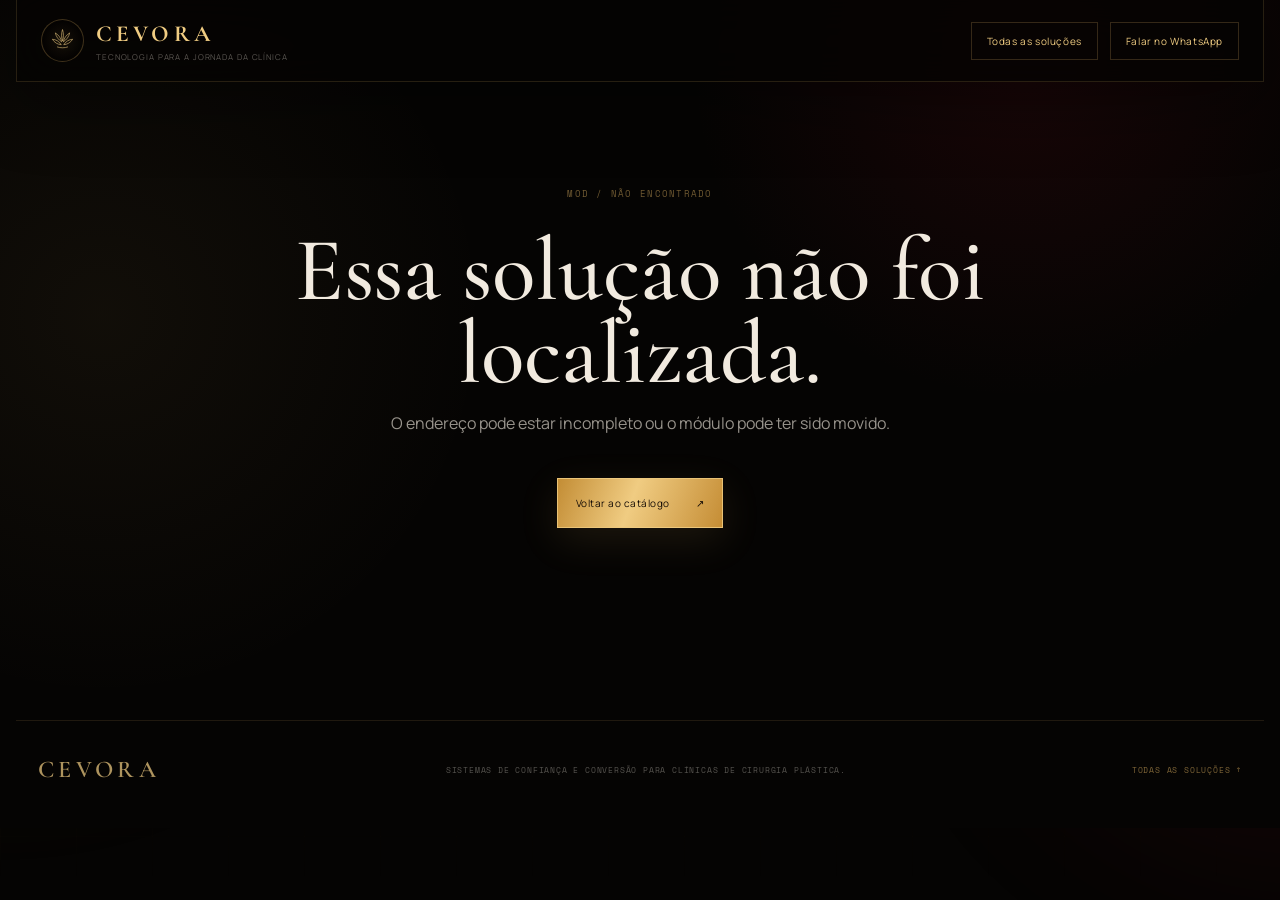
<file: solucao.html>
<!doctype html>
<html lang="pt-BR">
<head>
  <meta charset="utf-8" />
  <meta name="viewport" content="width=device-width, initial-scale=1" />
  <meta name="theme-color" content="#050403" />
  <meta name="description" content="Entenda em profundidade como cada solução tecnológica Cevora funciona dentro de uma clínica de cirurgia plástica." />
  <title>Solução Tecnológica Cevora</title>
  <link rel="preconnect" href="https://fonts.googleapis.com" />
  <link rel="preconnect" href="https://fonts.gstatic.com" crossorigin />
  <link href="https://fonts.googleapis.com/css2?family=Cormorant+Garamond:wght@400;500;600&family=Manrope:wght@400;500;600;700&family=Space+Mono:wght@400;700&display=swap" rel="stylesheet" />
  <link rel="icon" href="favicon.svg" type="image/svg+xml" />
  <link rel="stylesheet" href="styles-solution-detail.css" />
  <link rel="stylesheet" href="styles-solution-whatsapp.css?v=23.0" />
</head>
<body>
  <div class="detail-noise" aria-hidden="true"></div>
  <div class="detail-grid" aria-hidden="true"></div>
  <div class="detail-glow detail-glow--gold" aria-hidden="true"></div>
  <div class="detail-glow detail-glow--red" aria-hidden="true"></div>

  <header class="detail-header">
    <a class="detail-brand" href="index.html" aria-label="Cevora, página principal">
      <span class="detail-brand__mark" aria-hidden="true">
        <svg viewBox="0 0 64 64"><path d="M32 6c3 9 3 18 0 27C29 24 29 15 32 6Z"/><path d="M15 14c8 5 13 12 15 21-8-5-13-12-15-21Z"/><path d="M49 14c-8 5-13 12-15 21 8-5 13-12 15-21Z"/><path d="M8 29c9 1 16 5 21 13-9-1-16-5-21-13Z"/><path d="M56 29c-9 1-16 5-21 13 9-1 16-5 21-13Z"/><path d="M19 47c7 3 19 3 26 0" fill="none"/></svg>
      </span>
      <span><strong>CEVORA</strong><small>Tecnologia para a jornada da clínica</small></span>
    </a>
    <nav aria-label="Navegação da solução">
      <a href="solucoes.html">Todas as soluções</a>
      <a id="detailNavWhatsapp" data-whatsapp-cta href="https://api.whatsapp.com/send?phone=5531973453814">Falar no WhatsApp</a>
    </nav>
  </header>

  <main id="solutionDetail" aria-live="polite">
    <section class="detail-hero">
      <div class="detail-hero__copy">
        <span class="detail-kicker"><i></i><b id="detailCode">MOD / 00</b><em id="detailCategory">Tecnologia</em></span>
        <h1 id="detailTitle">Solução Cevora</h1>
        <p class="detail-hero__subtitle" id="detailSubtitle">Carregando a explicação desta solução.</p>
        <div class="detail-hero__actions">
          <a class="detail-button detail-button--primary" id="detailDiagnostic" data-whatsapp-cta href="https://api.whatsapp.com/send?phone=5531973453814"><span>Conversar no WhatsApp</span><i>↗</i></a>
          <a class="detail-button" href="solucoes.html"><span>Voltar ao catálogo</span><i>←</i></a>
        </div>
      </div>

      <div class="detail-console" aria-label="Resumo visual da solução">
        <div class="detail-console__chrome"><span>CEVORA / MODULE EXPLAINER</span><b id="detailStatus">STATUS: MÓDULO OPERACIONAL</b></div>
        <div class="detail-console__body">
          <div class="detail-console__orbit" aria-hidden="true"><i></i><i></i></div>
          <div class="detail-console__symbol" aria-label="Romã, símbolo da Cevora"></div>
          <div class="detail-console__signal detail-console__signal--one"><small>ENTRADA</small><strong id="detailInput">Contexto</strong></div>
          <div class="detail-console__signal detail-console__signal--two"><small>PROCESSO</small><strong id="detailProcess">Automação</strong></div>
          <div class="detail-console__signal detail-console__signal--three"><small>SAÍDA</small><strong id="detailOutput">Próximo passo</strong></div>
        </div>
        <div class="detail-console__footer"><span>Limite preservado</span><b>Automação administrativa com responsabilidade humana.</b></div>
      </div>
    </section>

    <section class="detail-definition">
      <div>
        <span class="detail-kicker"><i></i> Em linguagem simples</span>
        <h2>O que isso <em>significa na prática?</em></h2>
      </div>
      <p id="detailMeaning"></p>
    </section>

    <section class="detail-problem">
      <article>
        <small>O problema antes do sistema</small>
        <h2 id="detailProblem"></h2>
      </article>
      <article>
        <small>O que muda depois</small>
        <h2 id="detailOutcome"></h2>
      </article>
    </section>

    <section class="detail-flow">
      <header>
        <span class="detail-kicker"><i></i> Mecanismo operacional</span>
        <h2>Como a solução <em>funciona por dentro.</em></h2>
        <p>Não é uma caixa-preta que “usa IA”. É uma sequência clara de entrada, decisão operacional e passagem para o próximo responsável.</p>
      </header>
      <div class="detail-flow__steps" id="detailSteps"></div>
    </section>

    <section class="detail-implementation">
      <div class="detail-implementation__copy">
        <span class="detail-kicker"><i></i> Implantação</span>
        <h2>Como isso entra <em>na clínica.</em></h2>
        <p id="detailImplementation"></p>
        <div class="detail-components">
          <small>Componentes e integrações</small>
          <div id="detailTags"></div>
        </div>
      </div>
      <div class="detail-fit">
        <small>Faz sentido quando</small>
        <ul id="detailFit"></ul>
      </div>
    </section>

    <section class="detail-guardrail">
      <span>Limite operacional</span>
      <div>
        <h2>O que esta solução <em>não faz.</em></h2>
        <p id="detailGuardrail"></p>
      </div>
    </section>

    <section class="detail-related">
      <header>
        <span class="detail-kicker"><i></i> Arquitetura conectada</span>
        <h2>Módulos que costumam trabalhar <em>ao lado deste.</em></h2>
      </header>
      <div class="detail-related__grid" id="detailRelated"></div>
    </section>

    <section class="detail-closing">
      <div>
        <span>Próximo passo</span>
        <h2>Quer entender se esta automação <em>faz sentido para sua clínica?</em></h2>
        <p>Converse diretamente com a Cevora. A mensagem já leva o nome desta solução para que a conversa comece com contexto.</p>
      </div>
      <a class="detail-button detail-button--primary detail-button--large" id="detailClosingCta" data-whatsapp-cta href="https://api.whatsapp.com/send?phone=5531973453814"><span>Conversar no WhatsApp</span><i>↗</i></a>
    </section>

    <section class="detail-whatsapp" aria-labelledby="detailWhatsappTitle">
      <div class="detail-whatsapp__copy">
        <span>CONVERSA DIRETA / CEVORA</span>
        <h2 id="detailWhatsappTitle">Fale diretamente sobre <em>esta automação.</em></h2>
        <p>O WhatsApp abrirá com o nome desta solução já preenchido. Sem voltar para a avaliação e sem formulários intermediários.</p>
      </div>
      <a class="detail-whatsapp__button" id="detailWhatsappCta" data-whatsapp-cta href="https://api.whatsapp.com/send?phone=5531973453814">
        <span class="detail-whatsapp__icon" aria-hidden="true">
          <svg viewBox="0 0 24 24"><path d="M20 11.6a8 8 0 0 1-11.8 7L4 20l1.4-4A8 8 0 1 1 20 11.6Z"/><path d="M8.7 8.2c.2 2.7 2.4 4.9 5.1 5.1"/><path d="M8.6 8.1 7.8 9.4c-.2.4-.1.8.1 1.2 1.1 2.2 2.9 4 5.1 5.1.4.2.8.3 1.2.1l1.3-.8"/></svg>
        </span>
        <span class="detail-whatsapp__label">
          <small id="detailWhatsappContext">Conversa sobre esta solução</small>
          <strong>Conversar no WhatsApp</strong>
        </span>
        <i aria-hidden="true">↗</i>
      </a>
    </section>
  </main>

  <section class="detail-error" id="detailError" hidden>
    <span>MOD / NÃO ENCONTRADO</span>
    <h1>Essa solução não foi localizada.</h1>
    <p>O endereço pode estar incompleto ou o módulo pode ter sido movido.</p>
    <a class="detail-button detail-button--primary" href="solucoes.html"><span>Voltar ao catálogo</span><i>↗</i></a>
  </section>

  <footer class="detail-footer">
    <span>CEVORA</span>
    <p>Sistemas de confiança e conversão para clínicas de cirurgia plástica.</p>
    <a href="solucoes.html">Todas as soluções ↑</a>
  </footer>

  <script src="pomegranate-native-v15.js?v=15.1"></script>
  <script src="solution-detail.js?v=23.0"></script>
  <script src="automation-pricing.js?v=23.0"></script>
  <script src="solution-whatsapp-v23.js?v=23.0"></script>
</body>
</html>
</file>
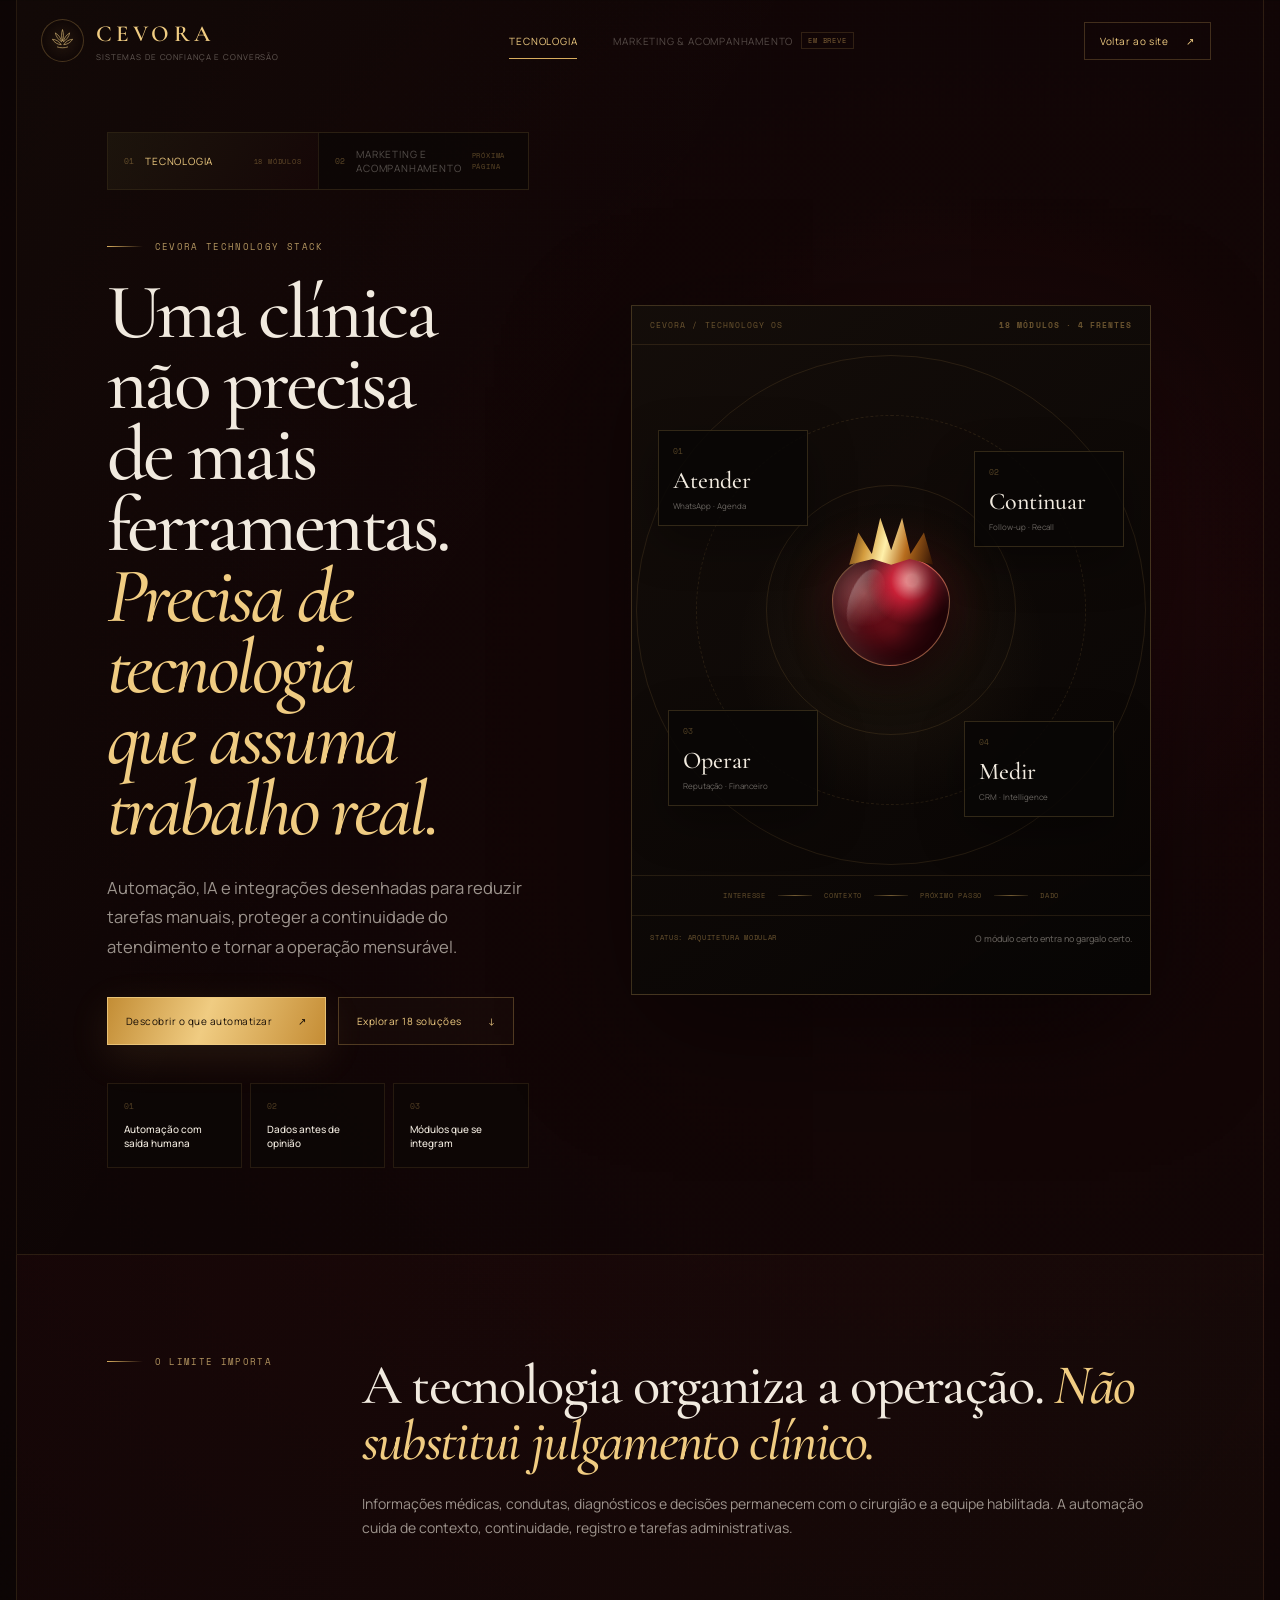
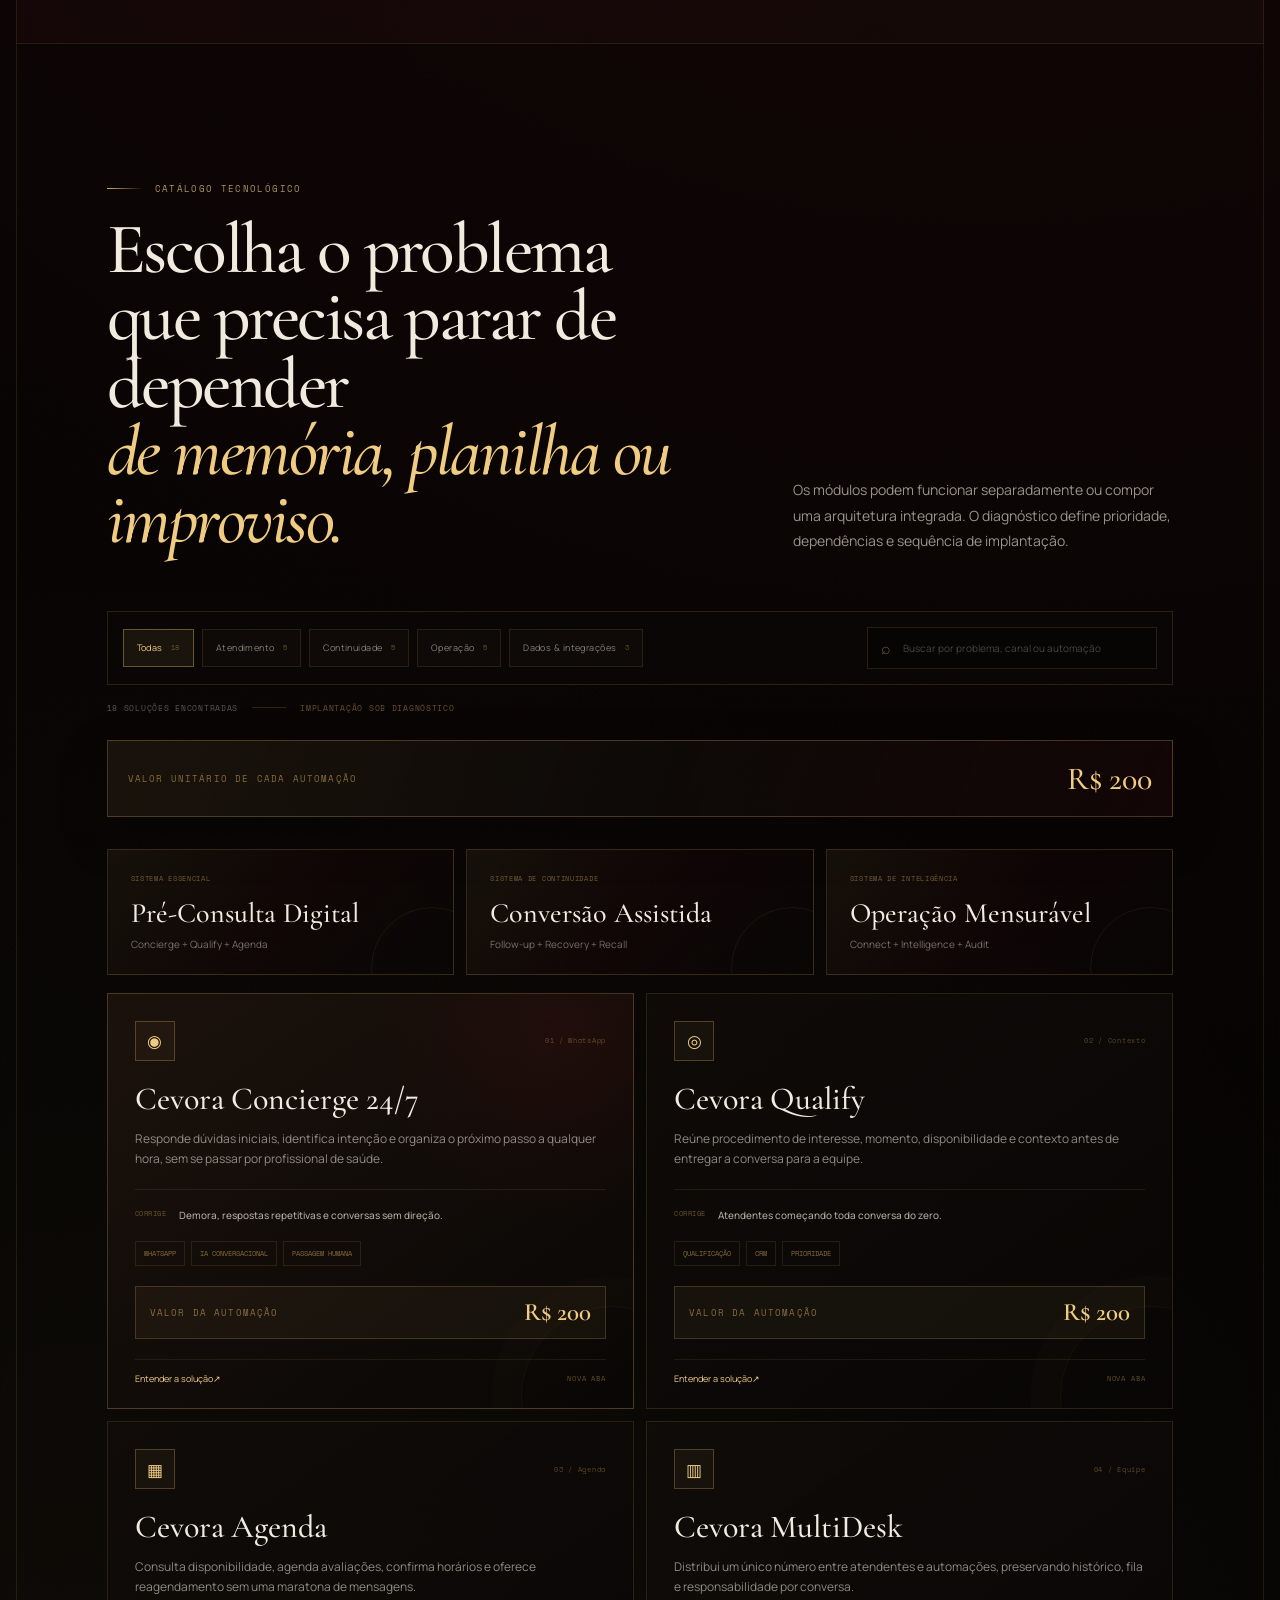
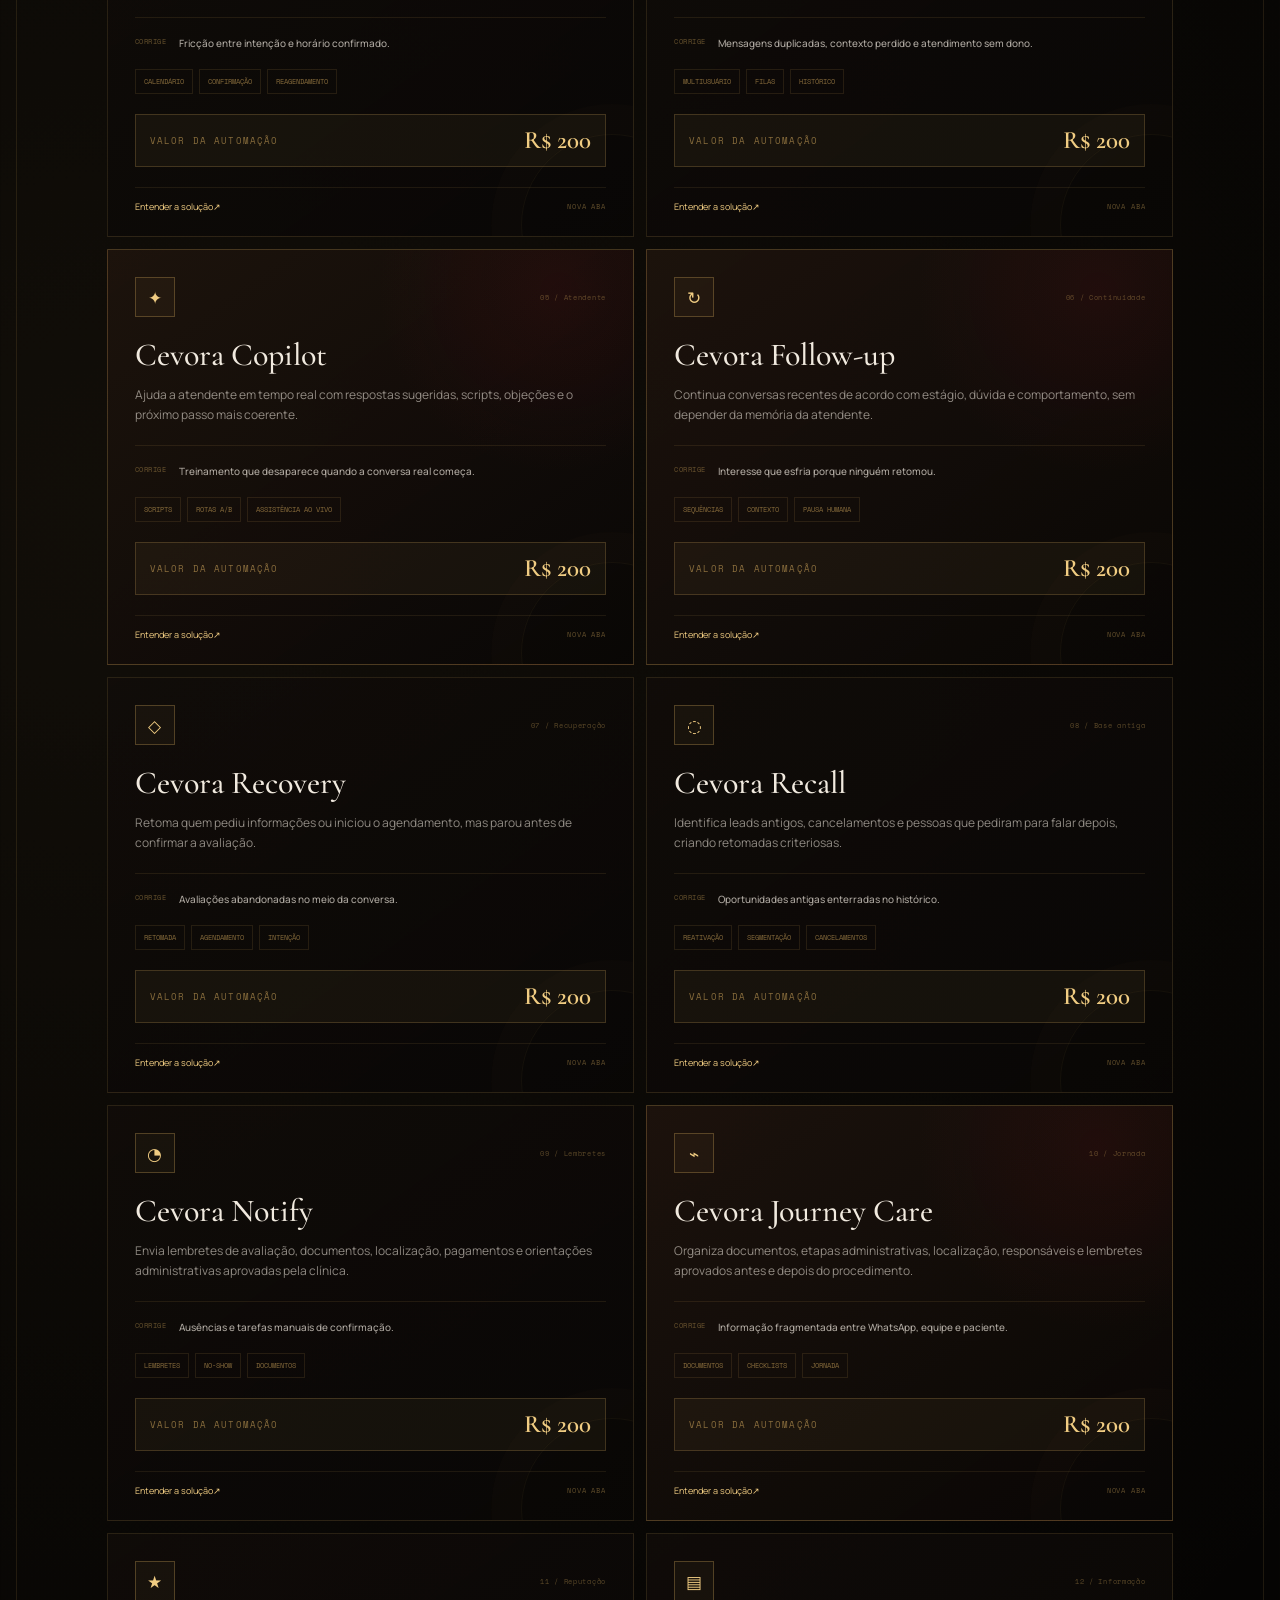
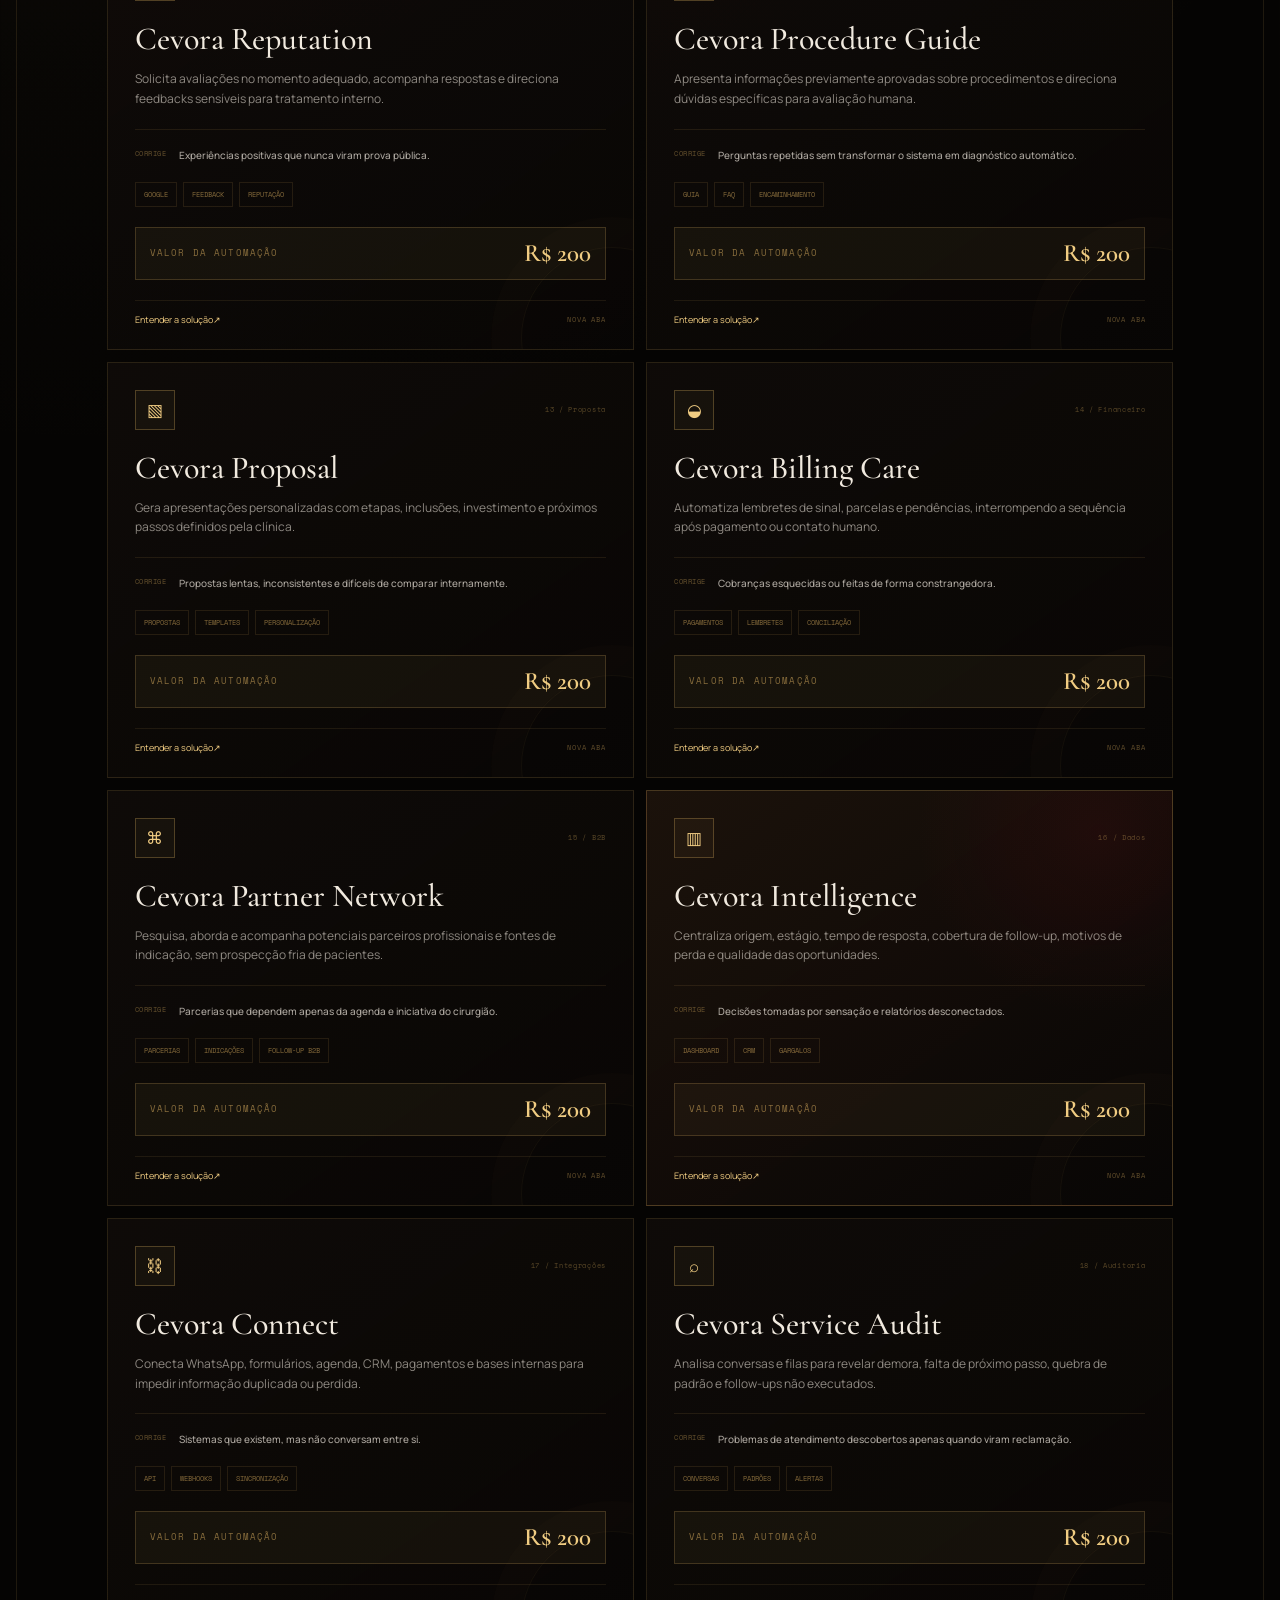
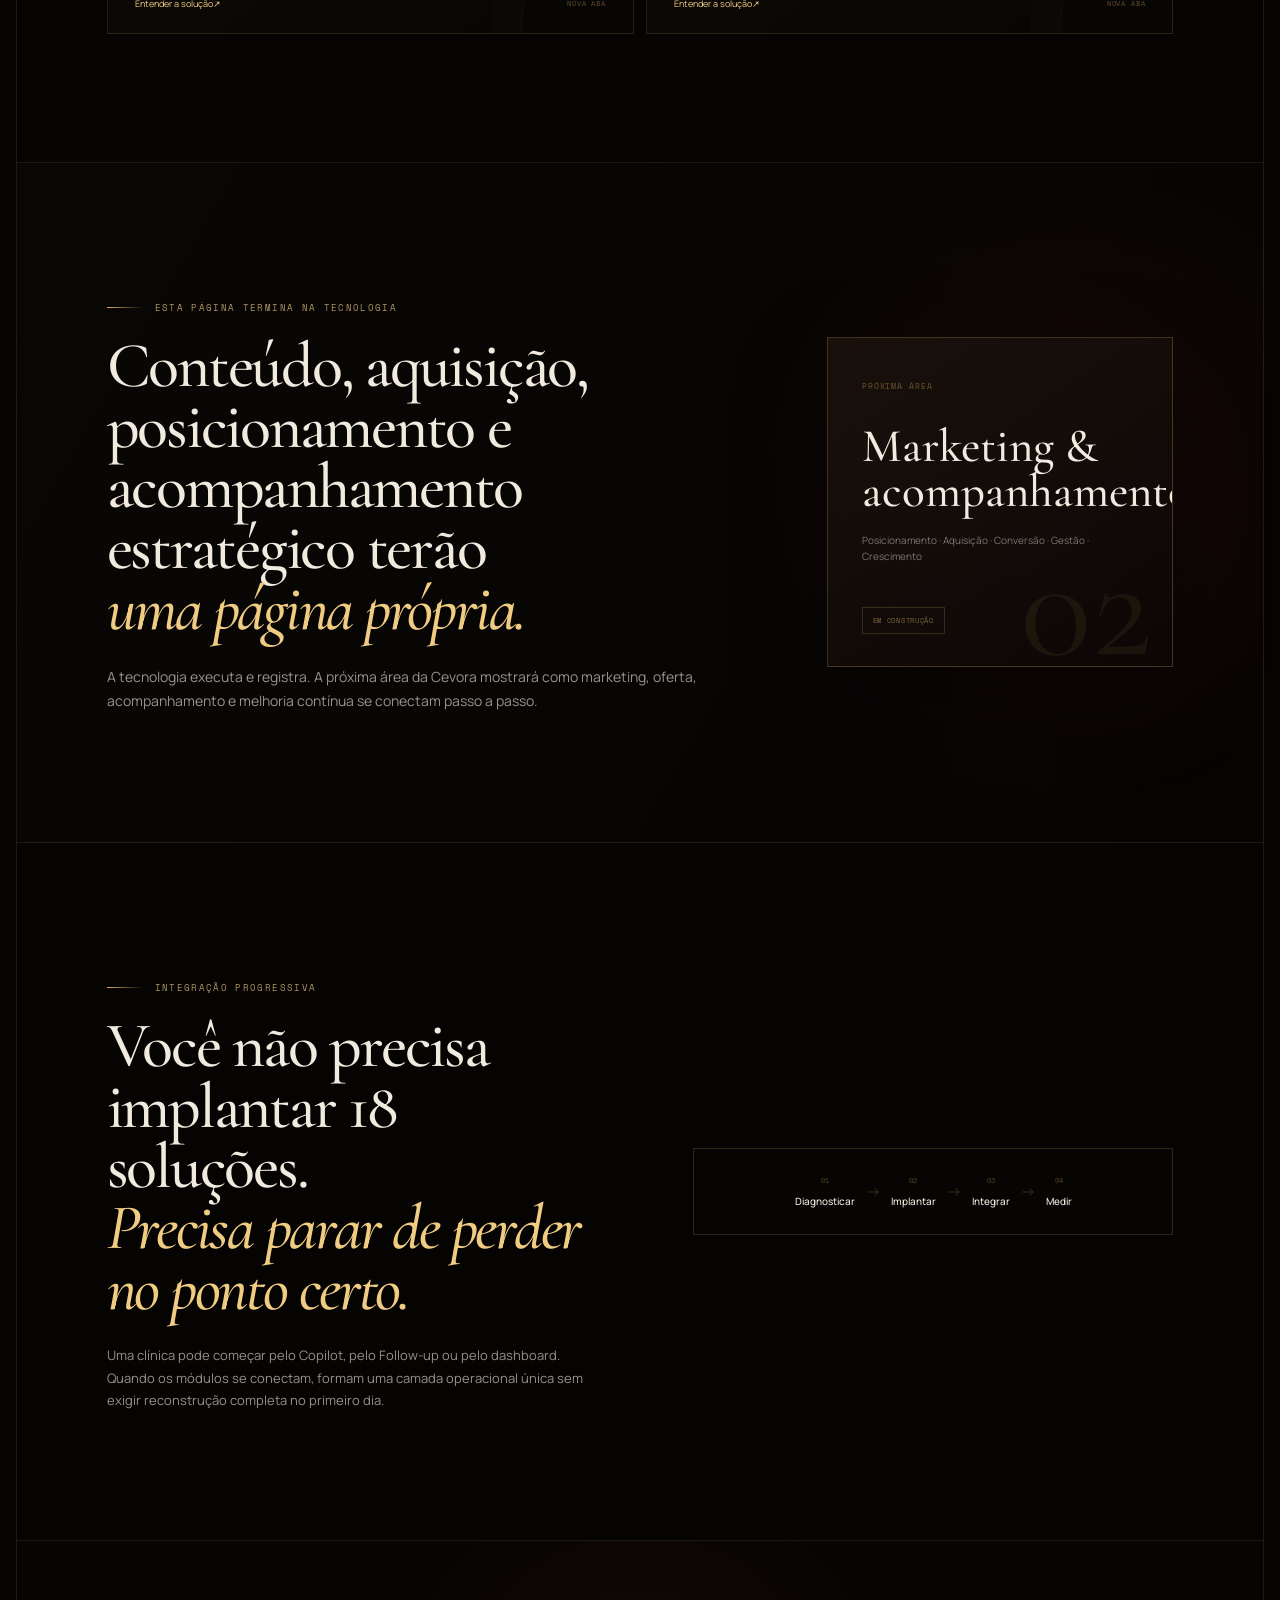
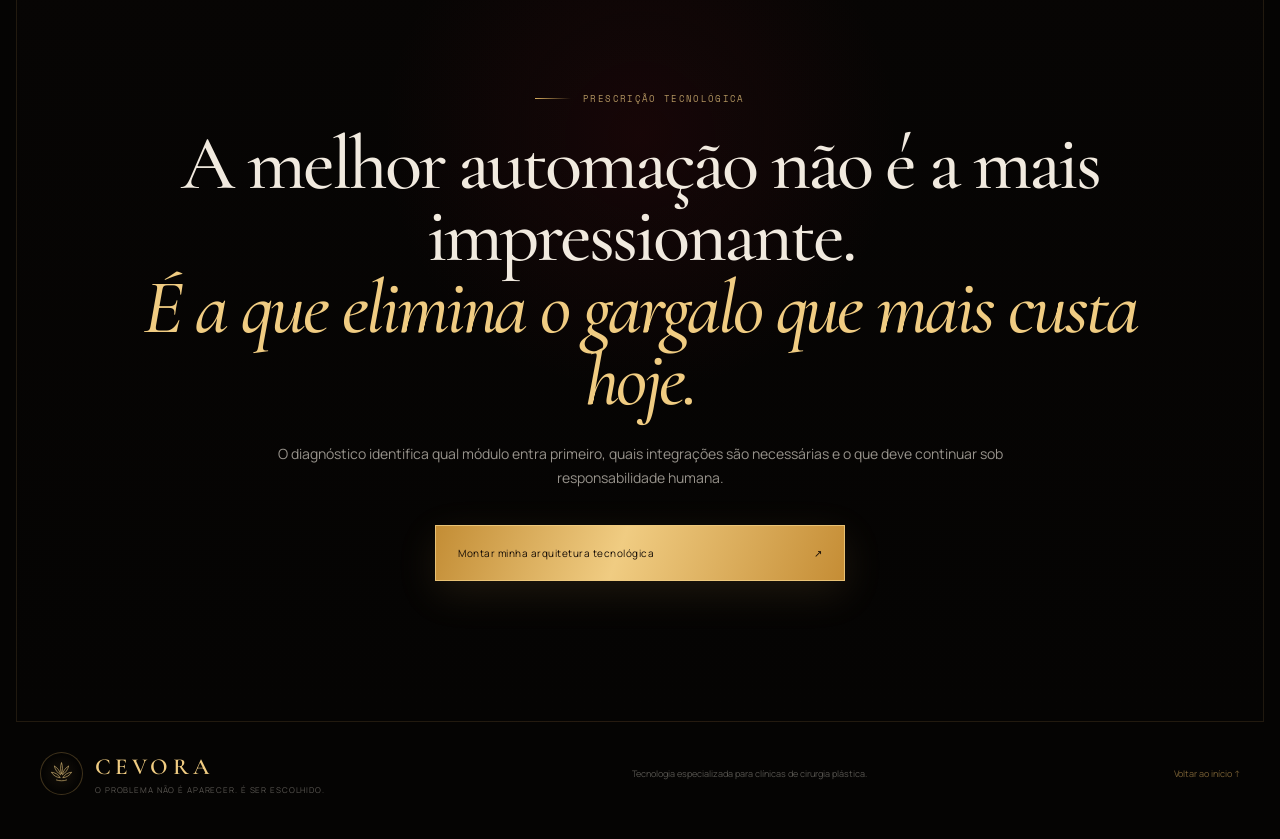
<file: solucoes.html>
<!doctype html>
<html lang="pt-BR">
<head>
  <meta charset="utf-8" />
  <meta name="viewport" content="width=device-width, initial-scale=1" />
  <meta name="theme-color" content="#050403" />
  <meta name="description" content="Conheça as soluções tecnológicas da Cevora para atendimento, agenda, follow-up, relacionamento, operação e inteligência em clínicas de cirurgia plástica." />
  <meta property="og:title" content="Tecnologia Cevora | Automações e IA para Clínicas" />
  <meta property="og:description" content="Uma arquitetura modular de tecnologia para reduzir tarefas manuais, proteger a continuidade do atendimento e tornar a operação mensurável." />
  <title>Tecnologia Cevora | Automações e IA para Clínicas</title>
  <link rel="preconnect" href="https://fonts.googleapis.com" />
  <link rel="preconnect" href="https://fonts.gstatic.com" crossorigin />
  <link href="https://fonts.googleapis.com/css2?family=Cormorant+Garamond:wght@400;500;600&family=Manrope:wght@400;500;600;700&family=Space+Mono:wght@400;700&display=swap" rel="stylesheet" />
  <link rel="icon" href="favicon.svg" type="image/svg+xml" />
  <link rel="stylesheet" href="styles-solutions-page.css" />
</head>
<body>
  <div class="page-noise" aria-hidden="true"></div>
  <div class="page-grid" aria-hidden="true"></div>
  <div class="page-glow page-glow--one" aria-hidden="true"></div>
  <div class="page-glow page-glow--two" aria-hidden="true"></div>

  <header class="solutions-header" id="top">
    <div class="solutions-header__frame">
      <a class="solutions-brand" href="index.html" aria-label="Cevora, voltar à página principal">
        <span class="solutions-brand__mark" aria-hidden="true">
          <svg viewBox="0 0 64 64">
            <path d="M32 6c3 9 3 18 0 27C29 24 29 15 32 6Z" />
            <path d="M15 14c8 5 13 12 15 21-8-5-13-12-15-21Z" />
            <path d="M49 14c-8 5-13 12-15 21 8-5 13-12 15-21Z" />
            <path d="M8 29c9 1 16 5 21 13-9-1-16-5-21-13Z" />
            <path d="M56 29c-9 1-16 5-21 13 9-1 16-5 21-13Z" />
            <path d="M19 47c7 3 19 3 26 0" fill="none" />
          </svg>
        </span>
        <span class="solutions-brand__type">
          <strong>CEVORA</strong>
          <small>Sistemas de confiança e conversão</small>
        </span>
      </a>

      <nav class="solutions-nav" aria-label="Áreas de soluções Cevora">
        <a class="is-active" href="#catalogo">Tecnologia</a>
        <span class="nav-coming-soon">Marketing & acompanhamento <i>em breve</i></span>
      </nav>

      <a class="header-return" href="index.html"><span>Voltar ao site</span><i aria-hidden="true">↗</i></a>
      <button class="menu-toggle" type="button" aria-label="Abrir menu" aria-expanded="false"><span></span><span></span></button>
    </div>

    <nav class="mobile-solutions-nav" aria-hidden="true">
      <a href="#catalogo">Tecnologia</a>
      <span>Marketing & acompanhamento <i>em breve</i></span>
      <a href="index.html">Voltar à página principal</a>
    </nav>
  </header>

  <main>
    <section class="technology-hero">
      <div class="technology-hero__content" data-reveal>
        <div class="portfolio-switch" aria-label="Áreas de soluções Cevora">
          <span class="is-active"><small>01</small>Tecnologia <b>18 módulos</b></span>
          <span><small>02</small>Marketing e acompanhamento <b>próxima página</b></span>
        </div>
        <span class="micro-kicker"><i></i> Cevora Technology Stack</span>
        <h1>Uma clínica não precisa de mais ferramentas. <em>Precisa de tecnologia que assuma trabalho real.</em></h1>
        <p>Automação, IA e integrações desenhadas para reduzir tarefas manuais, proteger a continuidade do atendimento e tornar a operação mensurável.</p>
        <div class="technology-hero__actions">
          <a class="button button--primary" href="index.html?diagnostico=1&origem=tecnologia"><span>Descobrir o que automatizar</span><i>↗</i></a>
          <a class="button button--ghost" href="#catalogo"><span>Explorar 18 soluções</span><i>↓</i></a>
        </div>
        <div class="technology-principles" aria-label="Princípios das soluções tecnológicas">
          <span><i>01</i><strong>Automação com saída humana</strong></span>
          <span><i>02</i><strong>Dados antes de opinião</strong></span>
          <span><i>03</i><strong>Módulos que se integram</strong></span>
        </div>
      </div>

      <div class="technology-hero__visual" data-reveal style="--delay:120ms" aria-label="Mapa da arquitetura tecnológica Cevora">
        <div class="system-console__chrome"><span>CEVORA / TECHNOLOGY OS</span><b>18 MÓDULOS · 4 FRENTES</b></div>
        <div class="system-console__core">
          <div class="system-console__rings" aria-hidden="true"><i></i><i></i><i></i></div>
          <div class="system-console__symbol" aria-label="Romã, símbolo da Cevora"></div>
          <div class="system-console__node system-console__node--one"><small>01</small><strong>Atender</strong><span>WhatsApp · Agenda</span></div>
          <div class="system-console__node system-console__node--two"><small>02</small><strong>Continuar</strong><span>Follow-up · Recall</span></div>
          <div class="system-console__node system-console__node--three"><small>03</small><strong>Operar</strong><span>Reputação · Financeiro</span></div>
          <div class="system-console__node system-console__node--four"><small>04</small><strong>Medir</strong><span>CRM · Intelligence</span></div>
        </div>
        <div class="system-console__flow" aria-hidden="true"><span>INTERESSE</span><i></i><span>CONTEXTO</span><i></i><span>PRÓXIMO PASSO</span><i></i><span>DADO</span></div>
        <div class="system-console__footer"><span>STATUS: ARQUITETURA MODULAR</span><b>O módulo certo entra no gargalo certo.</b></div>
      </div>
    </section>

    <section class="technology-boundary" data-reveal>
      <span class="micro-kicker"><i></i> O limite importa</span>
      <div>
        <h2>A tecnologia organiza a operação. <em>Não substitui julgamento clínico.</em></h2>
        <p>Informações médicas, condutas, diagnósticos e decisões permanecem com o cirurgião e a equipe habilitada. A automação cuida de contexto, continuidade, registro e tarefas administrativas.</p>
      </div>
    </section>

    <section class="technology-catalog" id="catalogo">
      <header class="catalog-header" data-reveal>
        <div>
          <span class="micro-kicker"><i></i> Catálogo tecnológico</span>
          <h2>Escolha o problema que precisa parar de depender <em>de memória, planilha ou improviso.</em></h2>
        </div>
        <p>Os módulos podem funcionar separadamente ou compor uma arquitetura integrada. O diagnóstico define prioridade, dependências e sequência de implantação.</p>
      </header>

      <div class="catalog-controls" data-reveal>
        <div class="catalog-filters" role="group" aria-label="Filtrar soluções por categoria">
          <button class="is-active" type="button" data-filter="all">Todas <span>18</span></button>
          <button type="button" data-filter="atendimento">Atendimento <span>5</span></button>
          <button type="button" data-filter="continuidade">Continuidade <span>5</span></button>
          <button type="button" data-filter="operacao">Operação <span>5</span></button>
          <button type="button" data-filter="dados">Dados & integrações <span>3</span></button>
        </div>
        <label class="catalog-search">
          <span class="sr-only">Buscar solução tecnológica</span><i aria-hidden="true">⌕</i>
          <input id="solutionSearch" type="search" placeholder="Buscar por problema, canal ou automação" autocomplete="off" />
        </label>
      </div>

      <div class="catalog-status" aria-live="polite"><span id="solutionCount">18 soluções encontradas</span><i></i><b>Implantação sob diagnóstico</b></div>

      <div class="featured-systems" data-reveal>
        <article><small>Sistema essencial</small><strong>Pré-Consulta Digital</strong><p>Concierge + Qualify + Agenda</p></article>
        <article><small>Sistema de continuidade</small><strong>Conversão Assistida</strong><p>Follow-up + Recovery + Recall</p></article>
        <article><small>Sistema de inteligência</small><strong>Operação Mensurável</strong><p>Connect + Intelligence + Audit</p></article>
      </div>

      <div class="technology-grid" id="technologyGrid">
        <article class="tech-card tech-card--featured" data-category="atendimento" data-solution="concierge" data-reveal>
          <div class="tech-card__top"><span class="tech-card__icon">◉</span><small>01 / WhatsApp</small></div>
          <h3>Cevora Concierge 24/7</h3><p>Responde dúvidas iniciais, identifica intenção e organiza o próximo passo a qualquer hora, sem se passar por profissional de saúde.</p>
          <div class="tech-card__fix"><span>Corrige</span><strong>Demora, respostas repetitivas e conversas sem direção.</strong></div>
          <div class="tech-card__tags"><span>WhatsApp</span><span>IA conversacional</span><span>Passagem humana</span></div>
          <button type="button" data-open-solution="concierge"><span>Ver aplicação</span><i>↗</i></button>
        </article>

        <article class="tech-card" data-category="atendimento" data-solution="qualify" data-reveal>
          <div class="tech-card__top"><span class="tech-card__icon">◎</span><small>02 / Contexto</small></div>
          <h3>Cevora Qualify</h3><p>Reúne procedimento de interesse, momento, disponibilidade e contexto antes de entregar a conversa para a equipe.</p>
          <div class="tech-card__fix"><span>Corrige</span><strong>Atendentes começando toda conversa do zero.</strong></div>
          <div class="tech-card__tags"><span>Qualificação</span><span>CRM</span><span>Prioridade</span></div>
          <button type="button" data-open-solution="qualify"><span>Ver aplicação</span><i>↗</i></button>
        </article>

        <article class="tech-card" data-category="atendimento" data-solution="agenda" data-reveal>
          <div class="tech-card__top"><span class="tech-card__icon">▦</span><small>03 / Agenda</small></div>
          <h3>Cevora Agenda</h3><p>Consulta disponibilidade, agenda avaliações, confirma horários e oferece reagendamento sem uma maratona de mensagens.</p>
          <div class="tech-card__fix"><span>Corrige</span><strong>Fricção entre intenção e horário confirmado.</strong></div>
          <div class="tech-card__tags"><span>Calendário</span><span>Confirmação</span><span>Reagendamento</span></div>
          <button type="button" data-open-solution="agenda"><span>Ver aplicação</span><i>↗</i></button>
        </article>

        <article class="tech-card" data-category="atendimento" data-solution="multidesk" data-reveal>
          <div class="tech-card__top"><span class="tech-card__icon">▥</span><small>04 / Equipe</small></div>
          <h3>Cevora MultiDesk</h3><p>Distribui um único número entre atendentes e automações, preservando histórico, fila e responsabilidade por conversa.</p>
          <div class="tech-card__fix"><span>Corrige</span><strong>Mensagens duplicadas, contexto perdido e atendimento sem dono.</strong></div>
          <div class="tech-card__tags"><span>Multiusuário</span><span>Filas</span><span>Histórico</span></div>
          <button type="button" data-open-solution="multidesk"><span>Ver aplicação</span><i>↗</i></button>
        </article>

        <article class="tech-card tech-card--featured" data-category="atendimento" data-solution="copilot" data-reveal>
          <div class="tech-card__top"><span class="tech-card__icon">✦</span><small>05 / Atendente</small></div>
          <h3>Cevora Copilot</h3><p>Ajuda a atendente em tempo real com respostas sugeridas, scripts, objeções e o próximo passo mais coerente.</p>
          <div class="tech-card__fix"><span>Corrige</span><strong>Treinamento que desaparece quando a conversa real começa.</strong></div>
          <div class="tech-card__tags"><span>Scripts</span><span>Rotas A/B</span><span>Assistência ao vivo</span></div>
          <button type="button" data-open-solution="copilot"><span>Ver aplicação</span><i>↗</i></button>
        </article>

        <article class="tech-card tech-card--featured" data-category="continuidade" data-solution="followup" data-reveal>
          <div class="tech-card__top"><span class="tech-card__icon">↻</span><small>06 / Continuidade</small></div>
          <h3>Cevora Follow-up</h3><p>Continua conversas recentes de acordo com estágio, dúvida e comportamento, sem depender da memória da atendente.</p>
          <div class="tech-card__fix"><span>Corrige</span><strong>Interesse que esfria porque ninguém retomou.</strong></div>
          <div class="tech-card__tags"><span>Sequências</span><span>Contexto</span><span>Pausa humana</span></div>
          <button type="button" data-open-solution="followup"><span>Ver aplicação</span><i>↗</i></button>
        </article>

        <article class="tech-card" data-category="continuidade" data-solution="recovery" data-reveal>
          <div class="tech-card__top"><span class="tech-card__icon">◇</span><small>07 / Recuperação</small></div>
          <h3>Cevora Recovery</h3><p>Retoma quem pediu informações ou iniciou o agendamento, mas parou antes de confirmar a avaliação.</p>
          <div class="tech-card__fix"><span>Corrige</span><strong>Avaliações abandonadas no meio da conversa.</strong></div>
          <div class="tech-card__tags"><span>Retomada</span><span>Agendamento</span><span>Intenção</span></div>
          <button type="button" data-open-solution="recovery"><span>Ver aplicação</span><i>↗</i></button>
        </article>

        <article class="tech-card" data-category="continuidade" data-solution="recall" data-reveal>
          <div class="tech-card__top"><span class="tech-card__icon">◌</span><small>08 / Base antiga</small></div>
          <h3>Cevora Recall</h3><p>Identifica leads antigos, cancelamentos e pessoas que pediram para falar depois, criando retomadas criteriosas.</p>
          <div class="tech-card__fix"><span>Corrige</span><strong>Oportunidades antigas enterradas no histórico.</strong></div>
          <div class="tech-card__tags"><span>Reativação</span><span>Segmentação</span><span>Cancelamentos</span></div>
          <button type="button" data-open-solution="recall"><span>Ver aplicação</span><i>↗</i></button>
        </article>

        <article class="tech-card" data-category="continuidade" data-solution="reminders" data-reveal>
          <div class="tech-card__top"><span class="tech-card__icon">◔</span><small>09 / Lembretes</small></div>
          <h3>Cevora Notify</h3><p>Envia lembretes de avaliação, documentos, localização, pagamentos e orientações administrativas aprovadas pela clínica.</p>
          <div class="tech-card__fix"><span>Corrige</span><strong>Ausências e tarefas manuais de confirmação.</strong></div>
          <div class="tech-card__tags"><span>Lembretes</span><span>No-show</span><span>Documentos</span></div>
          <button type="button" data-open-solution="reminders"><span>Ver aplicação</span><i>↗</i></button>
        </article>

        <article class="tech-card tech-card--featured" data-category="continuidade" data-solution="onboarding" data-reveal>
          <div class="tech-card__top"><span class="tech-card__icon">⌁</span><small>10 / Jornada</small></div>
          <h3>Cevora Journey Care</h3><p>Organiza documentos, etapas administrativas, localização, responsáveis e lembretes aprovados antes e depois do procedimento.</p>
          <div class="tech-card__fix"><span>Corrige</span><strong>Informação fragmentada entre WhatsApp, equipe e paciente.</strong></div>
          <div class="tech-card__tags"><span>Documentos</span><span>Checklists</span><span>Jornada</span></div>
          <button type="button" data-open-solution="onboarding"><span>Ver aplicação</span><i>↗</i></button>
        </article>

        <article class="tech-card" data-category="operacao" data-solution="reputation" data-reveal>
          <div class="tech-card__top"><span class="tech-card__icon">★</span><small>11 / Reputação</small></div>
          <h3>Cevora Reputation</h3><p>Solicita avaliações no momento adequado, acompanha respostas e direciona feedbacks sensíveis para tratamento interno.</p>
          <div class="tech-card__fix"><span>Corrige</span><strong>Experiências positivas que nunca viram prova pública.</strong></div>
          <div class="tech-card__tags"><span>Google</span><span>Feedback</span><span>Reputação</span></div>
          <button type="button" data-open-solution="reputation"><span>Ver aplicação</span><i>↗</i></button>
        </article>

        <article class="tech-card" data-category="operacao" data-solution="procedure-guide" data-reveal>
          <div class="tech-card__top"><span class="tech-card__icon">▤</span><small>12 / Informação</small></div>
          <h3>Cevora Procedure Guide</h3><p>Apresenta informações previamente aprovadas sobre procedimentos e direciona dúvidas específicas para avaliação humana.</p>
          <div class="tech-card__fix"><span>Corrige</span><strong>Perguntas repetidas sem transformar o sistema em diagnóstico automático.</strong></div>
          <div class="tech-card__tags"><span>Guia</span><span>FAQ</span><span>Encaminhamento</span></div>
          <button type="button" data-open-solution="procedure-guide"><span>Ver aplicação</span><i>↗</i></button>
        </article>

        <article class="tech-card" data-category="operacao" data-solution="proposal" data-reveal>
          <div class="tech-card__top"><span class="tech-card__icon">▧</span><small>13 / Proposta</small></div>
          <h3>Cevora Proposal</h3><p>Gera apresentações personalizadas com etapas, inclusões, investimento e próximos passos definidos pela clínica.</p>
          <div class="tech-card__fix"><span>Corrige</span><strong>Propostas lentas, inconsistentes e difíceis de comparar internamente.</strong></div>
          <div class="tech-card__tags"><span>Propostas</span><span>Templates</span><span>Personalização</span></div>
          <button type="button" data-open-solution="proposal"><span>Ver aplicação</span><i>↗</i></button>
        </article>

        <article class="tech-card" data-category="operacao" data-solution="finance" data-reveal>
          <div class="tech-card__top"><span class="tech-card__icon">◒</span><small>14 / Financeiro</small></div>
          <h3>Cevora Billing Care</h3><p>Automatiza lembretes de sinal, parcelas e pendências, interrompendo a sequência após pagamento ou contato humano.</p>
          <div class="tech-card__fix"><span>Corrige</span><strong>Cobranças esquecidas ou feitas de forma constrangedora.</strong></div>
          <div class="tech-card__tags"><span>Pagamentos</span><span>Lembretes</span><span>Conciliação</span></div>
          <button type="button" data-open-solution="finance"><span>Ver aplicação</span><i>↗</i></button>
        </article>

        <article class="tech-card" data-category="operacao" data-solution="partnerships" data-reveal>
          <div class="tech-card__top"><span class="tech-card__icon">⌘</span><small>15 / B2B</small></div>
          <h3>Cevora Partner Network</h3><p>Pesquisa, aborda e acompanha potenciais parceiros profissionais e fontes de indicação, sem prospecção fria de pacientes.</p>
          <div class="tech-card__fix"><span>Corrige</span><strong>Parcerias que dependem apenas da agenda e iniciativa do cirurgião.</strong></div>
          <div class="tech-card__tags"><span>Parcerias</span><span>Indicações</span><span>Follow-up B2B</span></div>
          <button type="button" data-open-solution="partnerships"><span>Ver aplicação</span><i>↗</i></button>
        </article>

        <article class="tech-card tech-card--featured" data-category="dados" data-solution="intelligence" data-reveal>
          <div class="tech-card__top"><span class="tech-card__icon">▥</span><small>16 / Dados</small></div>
          <h3>Cevora Intelligence</h3><p>Centraliza origem, estágio, tempo de resposta, cobertura de follow-up, motivos de perda e qualidade das oportunidades.</p>
          <div class="tech-card__fix"><span>Corrige</span><strong>Decisões tomadas por sensação e relatórios desconectados.</strong></div>
          <div class="tech-card__tags"><span>Dashboard</span><span>CRM</span><span>Gargalos</span></div>
          <button type="button" data-open-solution="intelligence"><span>Ver aplicação</span><i>↗</i></button>
        </article>

        <article class="tech-card" data-category="dados" data-solution="connect" data-reveal>
          <div class="tech-card__top"><span class="tech-card__icon">⛓</span><small>17 / Integrações</small></div>
          <h3>Cevora Connect</h3><p>Conecta WhatsApp, formulários, agenda, CRM, pagamentos e bases internas para impedir informação duplicada ou perdida.</p>
          <div class="tech-card__fix"><span>Corrige</span><strong>Sistemas que existem, mas não conversam entre si.</strong></div>
          <div class="tech-card__tags"><span>API</span><span>Webhooks</span><span>Sincronização</span></div>
          <button type="button" data-open-solution="connect"><span>Ver aplicação</span><i>↗</i></button>
        </article>

        <article class="tech-card" data-category="dados" data-solution="audit" data-reveal>
          <div class="tech-card__top"><span class="tech-card__icon">⌕</span><small>18 / Auditoria</small></div>
          <h3>Cevora Service Audit</h3><p>Analisa conversas e filas para revelar demora, falta de próximo passo, quebra de padrão e follow-ups não executados.</p>
          <div class="tech-card__fix"><span>Corrige</span><strong>Problemas de atendimento descobertos apenas quando viram reclamação.</strong></div>
          <div class="tech-card__tags"><span>Conversas</span><span>Padrões</span><span>Alertas</span></div>
          <button type="button" data-open-solution="audit"><span>Ver aplicação</span><i>↗</i></button>
        </article>
      </div>

      <div class="catalog-empty" id="catalogEmpty" hidden><span>⌕</span><strong>Nenhum módulo encontrado.</strong><p>Tente buscar pelo problema, canal ou resultado operacional desejado.</p></div>
    </section>

    <section class="future-division" data-reveal>
      <div>
        <span class="micro-kicker"><i></i> Esta página termina na tecnologia</span>
        <h2>Conteúdo, aquisição, posicionamento e acompanhamento estratégico terão <em>uma página própria.</em></h2>
        <p>A tecnologia executa e registra. A próxima área da Cevora mostrará como marketing, oferta, acompanhamento e melhoria contínua se conectam passo a passo.</p>
      </div>
      <article><small>PRÓXIMA ÁREA</small><strong>Marketing & acompanhamento</strong><span>Posicionamento · Aquisição · Conversão · Gestão · Crescimento</span><b>Em construção</b></article>
    </section>

    <section class="technology-architecture" data-reveal>
      <div><span class="micro-kicker"><i></i> Integração progressiva</span><h2>Você não precisa implantar 18 soluções. <em>Precisa parar de perder no ponto certo.</em></h2><p>Uma clínica pode começar pelo Copilot, pelo Follow-up ou pelo dashboard. Quando os módulos se conectam, formam uma camada operacional única sem exigir reconstrução completa no primeiro dia.</p></div>
      <div class="architecture-path" aria-label="Caminho de integração tecnológica"><span><small>01</small><strong>Diagnosticar</strong></span><i>→</i><span><small>02</small><strong>Implantar</strong></span><i>→</i><span><small>03</small><strong>Integrar</strong></span><i>→</i><span><small>04</small><strong>Medir</strong></span></div>
    </section>

    <section class="technology-closing" data-reveal>
      <span class="micro-kicker"><i></i> Prescrição tecnológica</span><h2>A melhor automação não é a mais impressionante. <em>É a que elimina o gargalo que mais custa hoje.</em></h2><p>O diagnóstico identifica qual módulo entra primeiro, quais integrações são necessárias e o que deve continuar sob responsabilidade humana.</p>
      <a class="button button--primary button--large" href="index.html?diagnostico=1&origem=fechamento-tecnologia"><span>Montar minha arquitetura tecnológica</span><i>↗</i></a>
    </section>
  </main>

  <footer class="solutions-footer">
    <a class="solutions-brand" href="index.html" aria-label="Cevora"><span class="solutions-brand__mark" aria-hidden="true"><svg viewBox="0 0 64 64"><path d="M32 6c3 9 3 18 0 27C29 24 29 15 32 6Z"/><path d="M15 14c8 5 13 12 15 21-8-5-13-12-15-21Z"/><path d="M49 14c-8 5-13 12-15 21 8-5 13-12 15-21Z"/><path d="M8 29c9 1 16 5 21 13-9-1-16-5-21-13Z"/><path d="M56 29c-9 1-16 5-21 13 9-1 16-5 21-13Z"/><path d="M19 47c7 3 19 3 26 0" fill="none"/></svg></span><span class="solutions-brand__type"><strong>CEVORA</strong><small>O problema não é aparecer. É ser escolhido.</small></span></a>
    <p>Tecnologia especializada para clínicas de cirurgia plástica.</p><a href="#top">Voltar ao início ↑</a>
  </footer>

  <div class="technology-modal" id="technologyModal" aria-hidden="true" role="dialog" aria-modal="true" aria-labelledby="technologyModalTitle">
    <div class="technology-modal__backdrop" data-close-solution></div>
    <div class="technology-modal__panel">
      <button class="technology-modal__close" type="button" aria-label="Fechar detalhes" data-close-solution>×</button>
      <div class="technology-modal__chrome"><span>CEVORA / MODULE DETAIL</span><b id="technologyModalCode">MOD / 00</b></div>
      <span class="technology-modal__category" id="technologyModalCategory">Categoria</span><h2 id="technologyModalTitle">Solução Cevora</h2><p class="technology-modal__description" id="technologyModalDescription"></p>
      <div class="technology-modal__grid"><article><small>O gargalo corrigido</small><strong id="technologyModalFix"></strong></article><article><small>Como entra na clínica</small><strong id="technologyModalImplementation"></strong></article></div>
      <div class="technology-modal__components"><small>Componentes e integrações</small><div id="technologyModalTags"></div></div>
      <div class="technology-modal__guardrail"><span>Limite operacional</span><p id="technologyModalGuardrail"></p></div>
      <a class="button button--primary" id="technologyModalCta" href="index.html?diagnostico=1&origem=detalhe-tecnologia"><span>Avaliar este módulo na minha clínica</span><i>↗</i></a>
    </div>
  </div>

  <script src="solutions-page.js?v=15.1"></script>
</body>
</html>
</file>
<file: styles-avaliacao.css>
:root {
  --black: #050403;
  --black-soft: #0a0806;
  --panel: #100c09;
  --panel-light: #18110d;
  --cream: #f1eadf;
  --muted: rgba(241, 234, 223, .62);
  --faint: rgba(241, 234, 223, .36);
  --gold: #d8ad5f;
  --gold-bright: #f0cc82;
  --red: #7d111d;
  --red-bright: #b62737;
  --line: rgba(216, 173, 95, .17);
  --frame: min(1480px, calc(100% - 32px));
  --ease: cubic-bezier(.16, 1, .3, 1);
}

* { box-sizing: border-box; }
html { min-height: 100%; background: var(--black); }
body {
  min-height: 100vh;
  margin: 0;
  overflow-x: hidden;
  color: var(--cream);
  font-family: "Manrope", sans-serif;
  background:
    radial-gradient(circle at 82% 10%, rgba(125, 17, 29, .18), transparent 27%),
    radial-gradient(circle at 8% 52%, rgba(216, 173, 95, .07), transparent 30%),
    var(--black);
}
button, a { font: inherit; }
button { color: inherit; }
a { color: inherit; text-decoration: none; }
button, a { -webkit-tap-highlight-color: transparent; }

.assessment-noise,
.assessment-grid,
.assessment-glow { position: fixed; inset: 0; pointer-events: none; }
.assessment-noise {
  z-index: 30;
  opacity: .12;
  background: repeating-linear-gradient(-45deg, transparent 0 12px, rgba(255,255,255,.018) 12px 13px);
  mix-blend-mode: soft-light;
}
.assessment-grid {
  z-index: -4;
  opacity: .32;
  background-image:
    linear-gradient(to right, rgba(216,173,95,.03) 1px, transparent 1px),
    linear-gradient(to bottom, rgba(216,173,95,.025) 1px, transparent 1px);
  background-size: 76px 76px;
  mask-image: linear-gradient(to bottom, transparent, #000 8%, #000 92%, transparent);
}
.assessment-glow {
  z-index: -3;
  width: 520px;
  height: 520px;
  border-radius: 50%;
  filter: blur(110px);
  opacity: .12;
}
.assessment-glow--gold { top: 18%; left: -270px; background: var(--gold); }
.assessment-glow--red { inset: auto -260px 4% auto; background: var(--red-bright); }

.assessment-header {
  position: relative;
  z-index: 40;
  width: var(--frame);
  min-height: 82px;
  margin: 0 auto;
  display: grid;
  grid-template-columns: auto 1fr auto;
  align-items: center;
  gap: 30px;
  padding: 0 24px;
  border: 1px solid rgba(216,173,95,.16);
  border-top: 0;
  background: rgba(5,4,3,.82);
  backdrop-filter: blur(18px);
  box-shadow: 0 18px 70px rgba(0,0,0,.3);
}
.assessment-brand { display: flex; align-items: center; gap: 12px; }
.assessment-brand__mark {
  width: 43px;
  height: 43px;
  display: grid;
  place-items: center;
  border: 1px solid rgba(216,173,95,.27);
  border-radius: 50%;
  background: radial-gradient(circle, rgba(216,173,95,.08), transparent 68%);
}
.assessment-brand__mark svg { width: 27px; height: 27px; fill: none; stroke: var(--gold-bright); stroke-width: 1.35; }
.assessment-brand__type { display: grid; gap: 3px; }
.assessment-brand__type strong { font: 600 23px/1 "Cormorant Garamond", serif; letter-spacing: .18em; color: var(--gold-bright); }
.assessment-brand__type small { color: var(--faint); font-size: 8px; letter-spacing: .11em; text-transform: uppercase; }
.assessment-header__meta { display: flex; align-items: center; justify-content: center; gap: 14px; color: rgba(241,234,223,.42); font: 8px/1 "Space Mono", monospace; letter-spacing: .12em; text-transform: uppercase; }
.assessment-header__meta i { width: 38px; height: 1px; background: linear-gradient(90deg, transparent, rgba(216,173,95,.5), transparent); }
.assessment-header__return { display: inline-flex; align-items: center; gap: 18px; padding: 11px 15px; border: 1px solid rgba(216,173,95,.25); color: var(--gold-bright); font-size: 10px; letter-spacing: .06em; transition: .35s var(--ease); }
.assessment-header__return:hover { transform: translateY(-2px); background: rgba(216,173,95,.07); }
.assessment-header__return i { font-style: normal; }

.assessment-main { width: var(--frame); margin: 0 auto; padding-bottom: 36px; }
.assessment-shell { min-height: calc(100vh - 118px); border: 1px solid rgba(216,173,95,.15); border-top: 0; background: linear-gradient(135deg, rgba(18,13,10,.86), rgba(6,5,4,.94)); box-shadow: 0 50px 130px rgba(0,0,0,.42); }
.assessment-shell__chrome { min-height: 48px; display: flex; align-items: center; justify-content: space-between; gap: 24px; padding: 0 20px; border-bottom: 1px solid rgba(216,173,95,.13); color: rgba(216,173,95,.42); font: 8px/1 "Space Mono", monospace; letter-spacing: .13em; text-transform: uppercase; }
.assessment-shell__chrome b { font-weight: 400; color: rgba(240,204,130,.64); }
.assessment-layout { min-height: calc(100vh - 166px); display: grid; grid-template-columns: minmax(0, 1fr) 410px; }
.assessment-stage { position: relative; min-width: 0; padding: clamp(50px, 6vw, 92px); overflow: hidden; }
.assessment-stage::before { content: ""; position: absolute; inset: 0; z-index: -1; background: radial-gradient(circle at 18% 15%, rgba(216,173,95,.055), transparent 30%), radial-gradient(circle at 88% 80%, rgba(125,17,29,.1), transparent 30%); }
.assessment-kicker { display: inline-flex; align-items: center; gap: 12px; color: rgba(240,204,130,.72); font: 9px/1 "Space Mono", monospace; letter-spacing: .15em; text-transform: uppercase; }
.assessment-kicker i { width: 36px; height: 1px; background: linear-gradient(90deg, var(--gold), transparent); }

.assessment-intro { max-width: 900px; animation: stageIn .65s var(--ease) both; }
.assessment-intro h1,
.assessment-result h1 { max-width: 900px; margin: 26px 0 0; font: 500 clamp(58px, 6.5vw, 100px)/.9 "Cormorant Garamond", serif; letter-spacing: -.045em; text-wrap: balance; }
.assessment-intro h1 em,
.assessment-result h1 em { color: var(--gold-bright); font-weight: 500; }
.assessment-intro > p { max-width: 790px; margin: 28px 0 0; color: var(--muted); font-size: clamp(15px, 1.35vw, 19px); line-height: 1.78; }
.assessment-intro__proof { display: grid; grid-template-columns: repeat(3, minmax(0,1fr)); gap: 8px; margin-top: 38px; }
.assessment-intro__proof article { min-height: 118px; display: grid; align-content: start; gap: 8px; padding: 17px; border: 1px solid rgba(216,173,95,.13); background: rgba(10,7,5,.52); }
.assessment-intro__proof small { color: rgba(216,173,95,.36); font: 8px/1 "Space Mono", monospace; }
.assessment-intro__proof strong { font: 500 24px/1 "Cormorant Garamond", serif; }
.assessment-intro__proof span { color: rgba(241,234,223,.44); font-size: 10px; line-height: 1.55; }
.assessment-intro .assessment-button { margin-top: 34px; }
.assessment-intro__note { display: block; margin-top: 16px; color: rgba(241,234,223,.32); font-size: 9px; line-height: 1.6; }

.assessment-button { min-height: 50px; display: inline-flex; align-items: center; justify-content: space-between; gap: 28px; padding: 0 18px; border: 1px solid rgba(216,173,95,.3); cursor: pointer; transition: transform .35s var(--ease), background .35s var(--ease), border-color .35s var(--ease), opacity .3s; }
.assessment-button i { font-style: normal; }
.assessment-button--primary { color: #160d06; background: linear-gradient(110deg, #c38d35, var(--gold-bright) 45%, #c58d35); border-color: rgba(240,204,130,.82); box-shadow: 0 12px 40px rgba(216,173,95,.12); }
.assessment-button--primary:hover:not(:disabled) { transform: translateY(-3px); box-shadow: 0 20px 55px rgba(216,173,95,.2); }
.assessment-button--primary:disabled { cursor: not-allowed; opacity: .35; filter: grayscale(.35); }
.assessment-button--ghost { color: var(--gold-bright); background: rgba(216,173,95,.025); }
.assessment-button--ghost:hover { transform: translateY(-2px); background: rgba(216,173,95,.08); }
.assessment-button--large { min-width: min(100%, 390px); min-height: 56px; }

.assessment-question { max-width: 940px; animation: stageIn .55s var(--ease) both; }
.assessment-progress { margin-bottom: 48px; }
.assessment-progress__copy { display: flex; justify-content: space-between; gap: 20px; color: rgba(216,173,95,.52); font: 8px/1 "Space Mono", monospace; letter-spacing: .12em; text-transform: uppercase; }
.assessment-progress__track { height: 2px; margin-top: 13px; overflow: hidden; background: rgba(216,173,95,.1); }
.assessment-progress__track span { display: block; width: 0; height: 100%; background: linear-gradient(90deg, var(--red-bright), var(--gold-bright)); box-shadow: 0 0 18px rgba(240,204,130,.35); transition: width .55s var(--ease); }
.assessment-question__eyebrow { display: block; color: rgba(216,173,95,.5); font: 8px/1 "Space Mono", monospace; letter-spacing: .14em; text-transform: uppercase; }
.assessment-question__header h2 { max-width: 900px; margin: 22px 0 0; font: 500 clamp(42px, 4.8vw, 72px)/.98 "Cormorant Garamond", serif; letter-spacing: -.035em; text-wrap: balance; }
.assessment-question__header p { max-width: 720px; margin: 20px 0 0; color: var(--muted); font-size: 13px; line-height: 1.72; }
.assessment-options { display: grid; grid-template-columns: repeat(2, minmax(0,1fr)); gap: 10px; margin-top: 36px; }
.assessment-option { position: relative; min-height: 96px; display: grid; grid-template-columns: 36px 1fr auto; align-items: center; gap: 15px; padding: 17px; border: 1px solid rgba(216,173,95,.14); background: linear-gradient(145deg, rgba(18,13,10,.72), rgba(8,6,5,.88)); cursor: pointer; text-align: left; transition: .35s var(--ease); }
.assessment-option:hover { transform: translateY(-3px); border-color: rgba(216,173,95,.36); background: linear-gradient(145deg, rgba(30,21,14,.88), rgba(11,7,5,.96)); }
.assessment-option.is-selected { border-color: rgba(240,204,130,.66); background: linear-gradient(135deg, rgba(216,173,95,.13), rgba(125,17,29,.13)); box-shadow: 0 20px 55px rgba(0,0,0,.25), inset 0 0 0 1px rgba(240,204,130,.08); }
.assessment-option__code { width: 32px; height: 32px; display: grid; place-items: center; border: 1px solid rgba(216,173,95,.2); color: rgba(216,173,95,.5); font: 8px/1 "Space Mono", monospace; }
.assessment-option.is-selected .assessment-option__code { color: #1b0f07; border-color: var(--gold-bright); background: var(--gold-bright); }
.assessment-option strong { font-size: 12px; font-weight: 500; line-height: 1.55; }
.assessment-option__mark { width: 18px; height: 18px; display: grid; place-items: center; border: 1px solid rgba(216,173,95,.23); border-radius: 50%; color: transparent; font-size: 10px; }
.assessment-option[data-mode="multiple"] .assessment-option__mark { border-radius: 2px; }
.assessment-option.is-selected .assessment-option__mark { color: #1b0f07; background: var(--gold-bright); border-color: var(--gold-bright); }
.assessment-question__footer { display: grid; grid-template-columns: auto 1fr auto; align-items: center; gap: 18px; margin-top: 30px; padding-top: 24px; border-top: 1px solid rgba(216,173,95,.12); }
.assessment-question__footer > span { color: rgba(241,234,223,.34); font-size: 9px; text-align: center; }

.diagnostic-map { position: relative; min-width: 0; border-left: 1px solid rgba(216,173,95,.14); background: radial-gradient(circle at 50% 22%, rgba(125,17,29,.13), transparent 32%), rgba(7,5,4,.68); }
.diagnostic-map__head { min-height: 55px; display: flex; align-items: center; justify-content: space-between; gap: 16px; padding: 0 18px; border-bottom: 1px solid rgba(216,173,95,.12); color: rgba(216,173,95,.42); font: 7px/1 "Space Mono", monospace; letter-spacing: .11em; }
.diagnostic-map__head b { color: rgba(240,204,130,.62); font-weight: 400; }
.diagnostic-map__visual { position: relative; height: 290px; display: grid; place-items: center; overflow: hidden; }
.diagnostic-map__orbit { position: absolute; left: 50%; top: 50%; border: 1px solid rgba(216,173,95,.12); border-radius: 50%; transform: translate(-50%,-50%); }
.diagnostic-map__orbit--one { width: 190px; height: 190px; animation: mapOrbit 24s linear infinite; }
.diagnostic-map__orbit--two { width: 255px; height: 255px; border-style: dashed; animation: mapOrbit 31s linear infinite reverse; }
.diagnostic-map__orbit::after { content: ""; position: absolute; width: 7px; height: 7px; top: 16px; left: 50%; border-radius: 50%; background: var(--gold-bright); box-shadow: 0 0 18px rgba(240,204,130,.7); }
.diagnostic-map__core { position: relative; z-index: 2; width: 118px; height: 118px; display: grid; place-items: center; align-content: center; gap: 8px; border: 1px solid rgba(216,173,95,.29); border-radius: 50%; background: radial-gradient(circle, rgba(125,17,29,.26), rgba(9,6,5,.94) 68%); box-shadow: 0 0 70px rgba(125,17,29,.24); }
.diagnostic-map__core::before { content: ""; width: 38px; height: 1px; background: linear-gradient(90deg, transparent, var(--gold), transparent); }
.diagnostic-map__core span { color: rgba(216,173,95,.48); font: 7px/1 "Space Mono", monospace; letter-spacing: .14em; }
.diagnostic-map__core strong { color: var(--gold-bright); font: 500 24px/1 "Cormorant Garamond", serif; }
.diagnostic-map__bars { display: grid; gap: 0; padding: 0 22px; }
.diagnostic-map__bars article { padding: 16px 0; border-top: 1px solid rgba(216,173,95,.1); }
.diagnostic-map__bars article > div { display: grid; grid-template-columns: 28px 1fr auto; align-items: center; gap: 8px; }
.diagnostic-map__bars span { color: rgba(216,173,95,.32); font: 7px/1 "Space Mono", monospace; }
.diagnostic-map__bars strong { font-size: 10px; font-weight: 500; }
.diagnostic-map__bars b { color: rgba(240,204,130,.6); font: 8px/1 "Space Mono", monospace; font-weight: 400; }
.diagnostic-map__bars i { display: block; height: 2px; margin-top: 10px; overflow: hidden; background: rgba(216,173,95,.09); }
.diagnostic-map__bars em { display: block; width: 0; height: 100%; background: linear-gradient(90deg, var(--red-bright), var(--gold-bright)); transition: width .55s var(--ease); }
.diagnostic-map__bars article.is-leading strong { color: var(--gold-bright); }
.diagnostic-map__bars article.is-leading { background: linear-gradient(90deg, rgba(216,173,95,.045), transparent); }
.diagnostic-map__footer { margin: 22px; padding: 20px; border: 1px solid rgba(216,173,95,.14); background: rgba(12,8,6,.6); }
.diagnostic-map__footer span { color: rgba(216,173,95,.45); font: 7px/1 "Space Mono", monospace; letter-spacing: .12em; text-transform: uppercase; }
.diagnostic-map__footer p { margin: 12px 0 0; color: rgba(241,234,223,.46); font-size: 10px; line-height: 1.65; }

.assessment-result { max-width: 980px; animation: stageIn .65s var(--ease) both; }
.assessment-result__label { margin-top: 38px; color: rgba(216,173,95,.5); font: 8px/1 "Space Mono", monospace; letter-spacing: .15em; text-transform: uppercase; }
.assessment-result h1 { margin-top: 16px; color: var(--gold-bright); }
.assessment-result__lead { max-width: 820px; margin: 26px 0 0; color: rgba(241,234,223,.68); font: 500 clamp(24px, 2.4vw, 36px)/1.3 "Cormorant Garamond", serif; }
.assessment-result__insight { display: grid; gap: 11px; margin-top: 35px; padding: 22px; border-left: 2px solid var(--red-bright); background: linear-gradient(90deg, rgba(125,17,29,.14), transparent); }
.assessment-result__insight span,
.assessment-result__secondary small { color: rgba(216,173,95,.48); font: 7px/1 "Space Mono", monospace; letter-spacing: .13em; text-transform: uppercase; }
.assessment-result__insight strong { max-width: 820px; font-size: 13px; font-weight: 500; line-height: 1.7; }
.assessment-result__secondary { margin-top: 26px; padding: 22px; border: 1px solid rgba(216,173,95,.14); background: rgba(10,7,5,.5); }
.assessment-result__secondary strong { display: block; margin-top: 12px; font: 500 31px/1 "Cormorant Garamond", serif; }
.assessment-result__secondary p { margin: 12px 0 0; color: var(--muted); font-size: 11px; line-height: 1.65; }
.assessment-recommendations { margin-top: 42px; }
.assessment-recommendations__header { display: flex; align-items: center; justify-content: space-between; gap: 20px; padding-bottom: 14px; border-bottom: 1px solid rgba(216,173,95,.14); color: rgba(216,173,95,.52); font: 8px/1 "Space Mono", monospace; letter-spacing: .11em; text-transform: uppercase; }
.assessment-recommendations__header b { color: var(--gold-bright); font-weight: 400; }
.assessment-recommendations__grid { display: grid; grid-template-columns: repeat(3, minmax(0,1fr)); gap: 9px; margin-top: 10px; }
.assessment-recommendation { min-height: 170px; display: grid; align-content: space-between; gap: 30px; padding: 19px; border: 1px solid rgba(216,173,95,.15); background: linear-gradient(145deg, rgba(24,17,12,.75), rgba(8,6,5,.92)); }
.assessment-recommendation small { color: rgba(216,173,95,.4); font: 7px/1 "Space Mono", monospace; }
.assessment-recommendation strong { display: block; margin-top: 12px; font: 500 27px/1 "Cormorant Garamond", serif; }
.assessment-recommendation p { margin: 11px 0 0; color: rgba(241,234,223,.46); font-size: 9px; line-height: 1.55; }
.assessment-recommendation span { color: var(--gold-bright); font: 8px/1 "Space Mono", monospace; }
.assessment-result__actions { display: flex; flex-wrap: wrap; gap: 10px; margin-top: 34px; }

@keyframes mapOrbit { to { transform: translate(-50%,-50%) rotate(360deg); } }
@keyframes stageIn { from { opacity: 0; transform: translateY(18px); } to { opacity: 1; transform: translateY(0); } }

@media (max-width: 1120px) {
  .assessment-layout { grid-template-columns: 1fr; }
  .diagnostic-map { border-left: 0; border-top: 1px solid rgba(216,173,95,.14); }
  .diagnostic-map__visual { height: 240px; }
  .diagnostic-map__bars { grid-template-columns: repeat(2, minmax(0,1fr)); gap: 0 28px; }
}

@media (max-width: 760px) {
  :root { --frame: min(100% - 18px, 1480px); }
  .assessment-header { grid-template-columns: 1fr auto; min-height: 72px; padding: 0 15px; }
  .assessment-header__meta { display: none; }
  .assessment-header__return span { display: none; }
  .assessment-header__return { width: 42px; height: 42px; padding: 0; justify-content: center; }
  .assessment-brand__type small { display: none; }
  .assessment-shell__chrome { padding: 0 14px; }
  .assessment-shell__chrome b { display: none; }
  .assessment-stage { padding: 46px 20px 54px; }
  .assessment-intro h1,
  .assessment-result h1 { font-size: clamp(50px, 15vw, 72px); }
  .assessment-intro__proof,
  .assessment-options,
  .assessment-recommendations__grid { grid-template-columns: 1fr; }
  .assessment-question__header h2 { font-size: clamp(40px, 12vw, 58px); }
  .assessment-option { min-height: 82px; }
  .assessment-question__footer { grid-template-columns: repeat(2, minmax(0,1fr)); }
  .assessment-question__footer > span { grid-column: 1 / -1; grid-row: 1; }
  .assessment-question__footer .assessment-button { width: 100%; }
  .diagnostic-map__bars { grid-template-columns: 1fr; }
  .assessment-recommendations__header { align-items: flex-start; flex-direction: column; }
  .assessment-result__actions .assessment-button { width: 100%; }
}

@media (prefers-reduced-motion: reduce) {
  *, *::before, *::after { scroll-behavior: auto !important; animation-duration: .01ms !important; animation-iteration-count: 1 !important; transition-duration: .01ms !important; }
}
</file>
<file: styles-avaliacao-v19.css>
/* Cevora Quick Assessment — iteration 19 */
.assessment-priority {
  display:grid;
  grid-template-columns:160px minmax(0,1fr);
  gap:26px;
  align-items:center;
  margin:28px 0 12px;
  padding:24px;
  border:1px solid rgba(216,173,95,.24);
  background:linear-gradient(120deg,rgba(216,173,95,.075),rgba(18,12,9,.9) 45%,rgba(125,17,29,.1));
  box-shadow:0 24px 70px rgba(0,0,0,.28);
}
.assessment-priority__gauge {
  position:relative;
  width:138px;
  height:138px;
  display:grid;
  place-items:center;
  border-radius:50%;
  background:conic-gradient(var(--gold-bright,#f0cc82) var(--priority-angle,230deg),rgba(216,173,95,.09) 0);
  box-shadow:0 0 45px rgba(125,17,29,.18);
}
.assessment-priority__gauge::before {
  content:"";
  position:absolute;
  inset:9px;
  border-radius:50%;
  border:1px solid rgba(216,173,95,.2);
  background:radial-gradient(circle,rgba(125,17,29,.16),#090605 68%);
}
.assessment-priority__gauge div {position:relative;z-index:1;display:grid;gap:5px;text-align:center}
.assessment-priority__gauge small,
.assessment-priority__copy > span,
.assessment-impact-strip small,
.assessment-recommendation__link small {
  color:rgba(216,173,95,.52);
  font:8px/1.2 "Space Mono",monospace;
  letter-spacing:.12em;
  text-transform:uppercase;
}
.assessment-priority__gauge strong {font:600 24px/1 "Cormorant Garamond",serif;color:var(--gold-bright,#f0cc82)}
.assessment-priority__copy {display:grid;gap:12px}
.assessment-priority__copy h2 {margin:0;font:500 clamp(28px,3vw,43px)/1 "Cormorant Garamond",serif}
.assessment-priority__copy p {max-width:720px;margin:0;color:rgba(241,234,223,.62);font-size:13px;line-height:1.75}
.assessment-priority__copy b {color:rgba(241,234,223,.84);font-size:12px;font-weight:500}

.assessment-impact-strip {
  display:grid;
  grid-template-columns:repeat(3,minmax(0,1fr));
  margin:22px 0 34px;
  border-top:1px solid rgba(216,173,95,.15);
  border-left:1px solid rgba(216,173,95,.15);
}
.assessment-impact-strip article {
  min-height:132px;
  padding:20px;
  border-right:1px solid rgba(216,173,95,.15);
  border-bottom:1px solid rgba(216,173,95,.15);
  background:rgba(12,8,6,.66);
}
.assessment-impact-strip strong {display:block;margin-top:14px;font:500 23px/1.05 "Cormorant Garamond",serif;color:rgba(241,234,223,.9)}
.assessment-impact-strip p {margin:10px 0 0;color:rgba(241,234,223,.5);font-size:11px;line-height:1.6}

.assessment-recommendation {position:relative;overflow:hidden;transition:.35s cubic-bezier(.16,1,.3,1)}
.assessment-recommendation::after {content:"";position:absolute;inset:auto -70px -80px auto;width:170px;height:170px;border:1px solid rgba(216,173,95,.08);border-radius:50%;pointer-events:none}
.assessment-recommendation:hover {transform:translateY(-4px);border-color:rgba(240,204,130,.45)!important;box-shadow:0 26px 70px rgba(0,0,0,.32)}
.assessment-recommendation.is-primary {border-color:rgba(240,204,130,.48)!important;background:linear-gradient(145deg,rgba(216,173,95,.1),rgba(18,11,8,.94))!important}
.assessment-recommendation__link {position:absolute;inset:0;z-index:4;border-radius:inherit}
.assessment-recommendation__priority {display:inline-flex;margin:0 0 14px;padding:6px 8px;border:1px solid rgba(240,204,130,.3);color:var(--gold-bright,#f0cc82);font:7px/1 "Space Mono",monospace;letter-spacing:.12em;text-transform:uppercase}
.assessment-recommendation__arrow {position:absolute;right:18px;bottom:16px;z-index:3;color:rgba(240,204,130,.65);font-size:18px}

.assessment-result__actions {align-items:stretch!important}
.assessment-result__actions .assessment-button--large {flex:1}
.assessment-result__catalog {min-height:56px;white-space:nowrap}
.assessment-result__reassurance {display:flex;align-items:flex-start;gap:12px;margin-top:16px;color:rgba(241,234,223,.43);font-size:10px;line-height:1.6}
.assessment-result__reassurance i {color:var(--gold-bright,#f0cc82);font-style:normal}

.assessment-option.is-selected {transform:translateX(5px)}
.assessment-option[data-mode="single"]::after {content:"AVANÇO AUTOMÁTICO";margin-left:auto;color:transparent;font:7px/1 "Space Mono",monospace;letter-spacing:.08em;transition:.25s}
.assessment-option[data-mode="single"].is-selected::after {color:rgba(216,173,95,.42)}

@media (max-width:760px) {
  .assessment-priority {grid-template-columns:1fr;text-align:left}
  .assessment-priority__gauge {width:122px;height:122px}
  .assessment-impact-strip {grid-template-columns:1fr}
  .assessment-result__actions {flex-direction:column}
  .assessment-result__catalog {width:100%}
}
</file>
<file: styles-avaliacao-v20.css>
/* Cevora Quick Assessment — iteration 20 */
.assessment-recommendations__prescription {
  display:grid;
  grid-template-columns:190px minmax(0,1fr);
  gap:24px;
  align-items:start;
  margin:18px 0 14px;
  padding:20px 22px;
  border:1px solid rgba(216,173,95,.18);
  background:linear-gradient(120deg,rgba(216,173,95,.06),rgba(10,7,5,.74),rgba(125,17,29,.07));
}
.assessment-recommendations__prescription > span {
  color:rgba(216,173,95,.52);
  font:8px/1.3 "Space Mono",monospace;
  letter-spacing:.12em;
  text-transform:uppercase;
}
.assessment-recommendations__prescription > div {display:grid;gap:9px}
.assessment-recommendations__prescription strong {
  font:500 clamp(25px,2.6vw,38px)/1 "Cormorant Garamond",serif;
  color:var(--cream,#f1eadf);
}
.assessment-recommendations__prescription p {
  max-width:760px;
  margin:0;
  color:rgba(241,234,223,.52);
  font-size:11px;
  line-height:1.7;
}

.assessment-recommendations__grid.has-recommendation-hierarchy {
  grid-template-columns:repeat(2,minmax(0,1fr));
  gap:10px;
}
.assessment-recommendation.is-primary-solution {
  grid-column:1 / -1;
  min-height:230px;
  grid-template-columns:minmax(0,1fr) auto;
  align-items:end;
  padding:28px;
  border-color:rgba(240,204,130,.62)!important;
  background:
    radial-gradient(circle at 88% 22%,rgba(125,17,29,.22),transparent 27%),
    linear-gradient(135deg,rgba(216,173,95,.13),rgba(21,13,9,.97) 48%,rgba(125,17,29,.1))!important;
  box-shadow:0 30px 90px rgba(0,0,0,.38),inset 0 0 0 1px rgba(240,204,130,.05);
}
.assessment-recommendation.is-primary-solution::before {
  content:"SOLUÇÃO PRINCIPAL";
  position:absolute;
  top:0;
  right:0;
  padding:9px 12px;
  border-left:1px solid rgba(240,204,130,.3);
  border-bottom:1px solid rgba(240,204,130,.3);
  color:#1b0f07;
  background:linear-gradient(110deg,#c38d35,#f0cc82 48%,#c58d35);
  font:700 7px/1 "Space Mono",monospace;
  letter-spacing:.12em;
}
.assessment-recommendation.is-primary-solution strong {
  max-width:680px;
  font-size:clamp(34px,4vw,55px);
  color:var(--gold-bright,#f0cc82);
}
.assessment-recommendation.is-primary-solution > span {
  font-size:13px;
  padding:11px 14px;
  border:1px solid rgba(240,204,130,.3);
  background:rgba(216,173,95,.06);
}

.assessment-recommendation.is-secondary-solution {
  min-height:185px;
  opacity:.72;
  background:linear-gradient(145deg,rgba(18,13,10,.62),rgba(7,5,4,.9))!important;
}
.assessment-recommendation.is-secondary-solution:hover {opacity:1}
.assessment-recommendation.is-secondary-solution strong {font-size:24px}
.assessment-recommendation.is-secondary-solution .assessment-recommendation__priority {display:none}

.assessment-recommendation__role-note {
  max-width:680px;
  margin:15px 0 0!important;
  padding-top:14px;
  border-top:1px solid rgba(216,173,95,.12);
  color:rgba(241,234,223,.5)!important;
  font-size:10px!important;
  line-height:1.65!important;
}
.is-primary-solution .assessment-recommendation__role-note {
  color:rgba(241,234,223,.7)!important;
  font-size:11px!important;
}

.assessment-result__actions [data-recommendation-role="principal"] {
  position:relative;
  box-shadow:0 18px 55px rgba(216,173,95,.18);
}
.assessment-result__catalog {opacity:.7}
.assessment-result__catalog:hover {opacity:1}

@media (max-width:760px) {
  .assessment-recommendations__prescription {grid-template-columns:1fr;gap:10px}
  .assessment-recommendations__grid.has-recommendation-hierarchy {grid-template-columns:1fr}
  .assessment-recommendation.is-primary-solution {
    grid-column:auto;
    grid-template-columns:1fr;
    min-height:250px;
    align-items:start;
  }
  .assessment-recommendation.is-primary-solution > span {justify-self:start}
}
</file>
<file: styles-solution-detail.css>
@import url("styles-solution-detail-core-v17.css");
@import url("pomegranate-symbol-v17.css?v=17.0");
</file>
<file: styles-solution-whatsapp.css>
.detail-whatsapp {
  position: relative;
  display: grid;
  grid-template-columns: minmax(0, 1fr) auto;
  gap: 34px;
  align-items: center;
  margin: 22px auto 64px;
  padding: 34px;
  border: 1px solid rgba(216, 173, 95, .22);
  background:
    radial-gradient(circle at 88% 20%, rgba(125, 17, 29, .2), transparent 31%),
    linear-gradient(135deg, rgba(216, 173, 95, .075), rgba(13, 9, 7, .96) 42%, rgba(43, 6, 12, .82));
  box-shadow: 0 28px 90px rgba(0, 0, 0, .34);
  overflow: hidden;
}

.detail-whatsapp::before,
.detail-whatsapp::after {
  content: "";
  position: absolute;
  pointer-events: none;
}

.detail-whatsapp::before {
  width: 260px;
  height: 260px;
  right: -118px;
  top: -142px;
  border: 1px solid rgba(240, 204, 130, .1);
  border-radius: 50%;
  box-shadow: 0 0 0 36px rgba(216, 173, 95, .025), 0 0 0 74px rgba(216, 173, 95, .018);
}

.detail-whatsapp::after {
  inset: 0;
  background: linear-gradient(90deg, rgba(240, 204, 130, .58), transparent 22%);
  width: 2px;
}

.detail-whatsapp__copy {
  position: relative;
  z-index: 1;
  max-width: 760px;
}

.detail-whatsapp__copy > span {
  color: rgba(216, 173, 95, .54);
  font: 8px/1 "Space Mono", monospace;
  letter-spacing: .14em;
  text-transform: uppercase;
}

.detail-whatsapp__copy h2 {
  margin: 15px 0 0;
  color: rgba(241, 234, 223, .96);
  font: 500 clamp(34px, 4vw, 58px)/.98 "Cormorant Garamond", serif;
}

.detail-whatsapp__copy h2 em {
  color: var(--gold-bright, #f0cc82);
  font-style: italic;
}

.detail-whatsapp__copy p {
  max-width: 680px;
  margin: 17px 0 0;
  color: rgba(241, 234, 223, .55);
  font-size: 12px;
  line-height: 1.75;
}

.detail-whatsapp__button {
  position: relative;
  z-index: 1;
  min-width: 285px;
  min-height: 78px;
  display: grid;
  grid-template-columns: 42px minmax(0, 1fr) auto;
  gap: 15px;
  align-items: center;
  padding: 15px 18px;
  border: 1px solid rgba(240, 204, 130, .46);
  color: rgba(241, 234, 223, .96);
  text-decoration: none;
  background: linear-gradient(135deg, rgba(125, 17, 29, .88), rgba(66, 8, 17, .94));
  box-shadow: 0 18px 48px rgba(0, 0, 0, .28), inset 0 0 0 1px rgba(255, 255, 255, .025);
  transition: transform .35s cubic-bezier(.16, 1, .3, 1), border-color .35s, box-shadow .35s;
}

.detail-whatsapp__button:hover {
  transform: translateY(-4px);
  border-color: rgba(240, 204, 130, .8);
  box-shadow: 0 26px 64px rgba(0, 0, 0, .4), 0 0 34px rgba(125, 17, 29, .22);
}

.detail-whatsapp__button:focus-visible {
  outline: 2px solid var(--gold-bright, #f0cc82);
  outline-offset: 4px;
}

.detail-whatsapp__icon {
  width: 42px;
  height: 42px;
  display: grid;
  place-items: center;
  border: 1px solid rgba(240, 204, 130, .28);
  border-radius: 50%;
  background: rgba(8, 5, 4, .32);
}

.detail-whatsapp__icon svg {
  width: 21px;
  height: 21px;
  fill: none;
  stroke: var(--gold-bright, #f0cc82);
  stroke-width: 1.65;
  stroke-linecap: round;
  stroke-linejoin: round;
}

.detail-whatsapp__label {
  display: grid;
  gap: 7px;
}

.detail-whatsapp__label small {
  color: rgba(240, 204, 130, .62);
  font: 7px/1 "Space Mono", monospace;
  letter-spacing: .12em;
  text-transform: uppercase;
}

.detail-whatsapp__label strong {
  font-size: 13px;
  font-weight: 600;
}

.detail-whatsapp__button > i {
  color: var(--gold-bright, #f0cc82);
  font-size: 18px;
  font-style: normal;
}

@media (max-width: 820px) {
  .detail-whatsapp {
    grid-template-columns: 1fr;
    padding: 26px 22px;
  }

  .detail-whatsapp__button {
    width: 100%;
    min-width: 0;
  }
}

@media (prefers-reduced-motion: reduce) {
  .detail-whatsapp__button {
    transition: none;
  }
}
</file>
<file: styles-solutions-page.css>
@import url("styles-solutions-page-core-v17.css");
@import url("pomegranate-symbol-v17.css?v=17.0");
</file>
